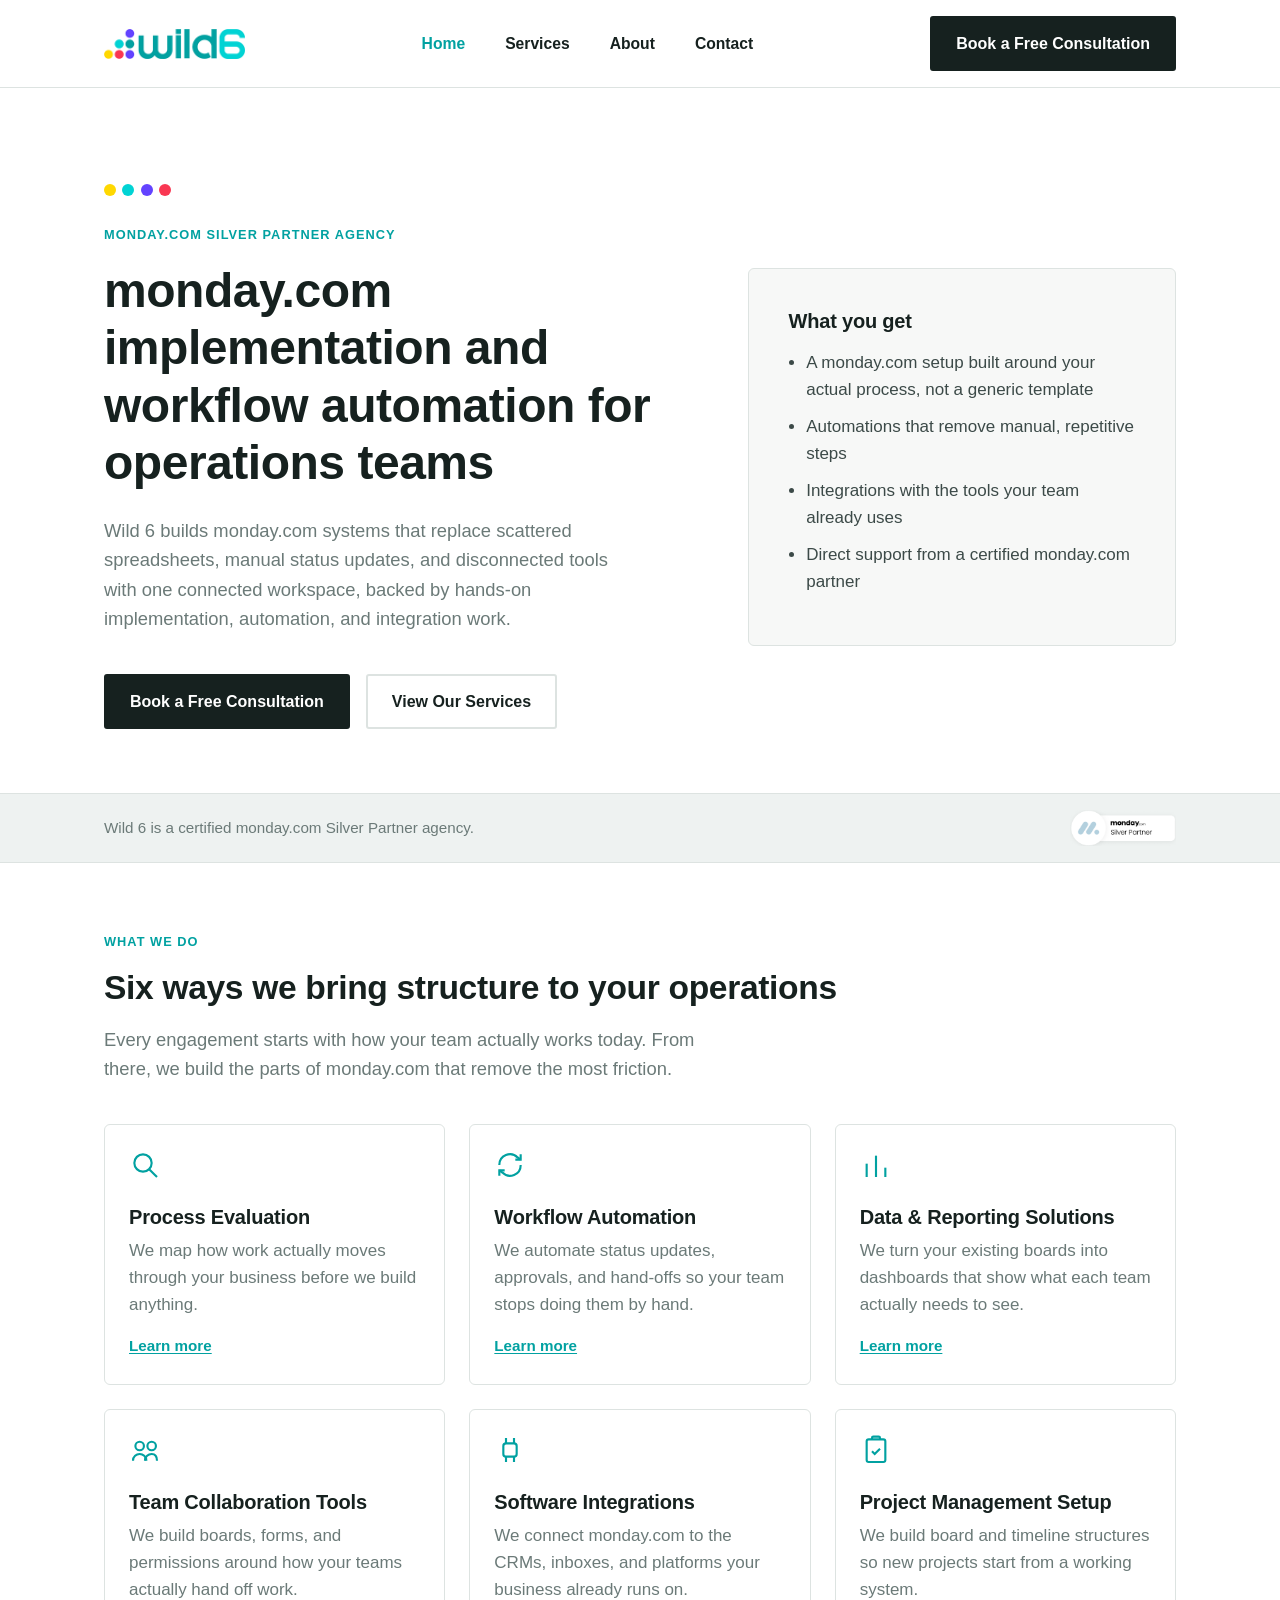
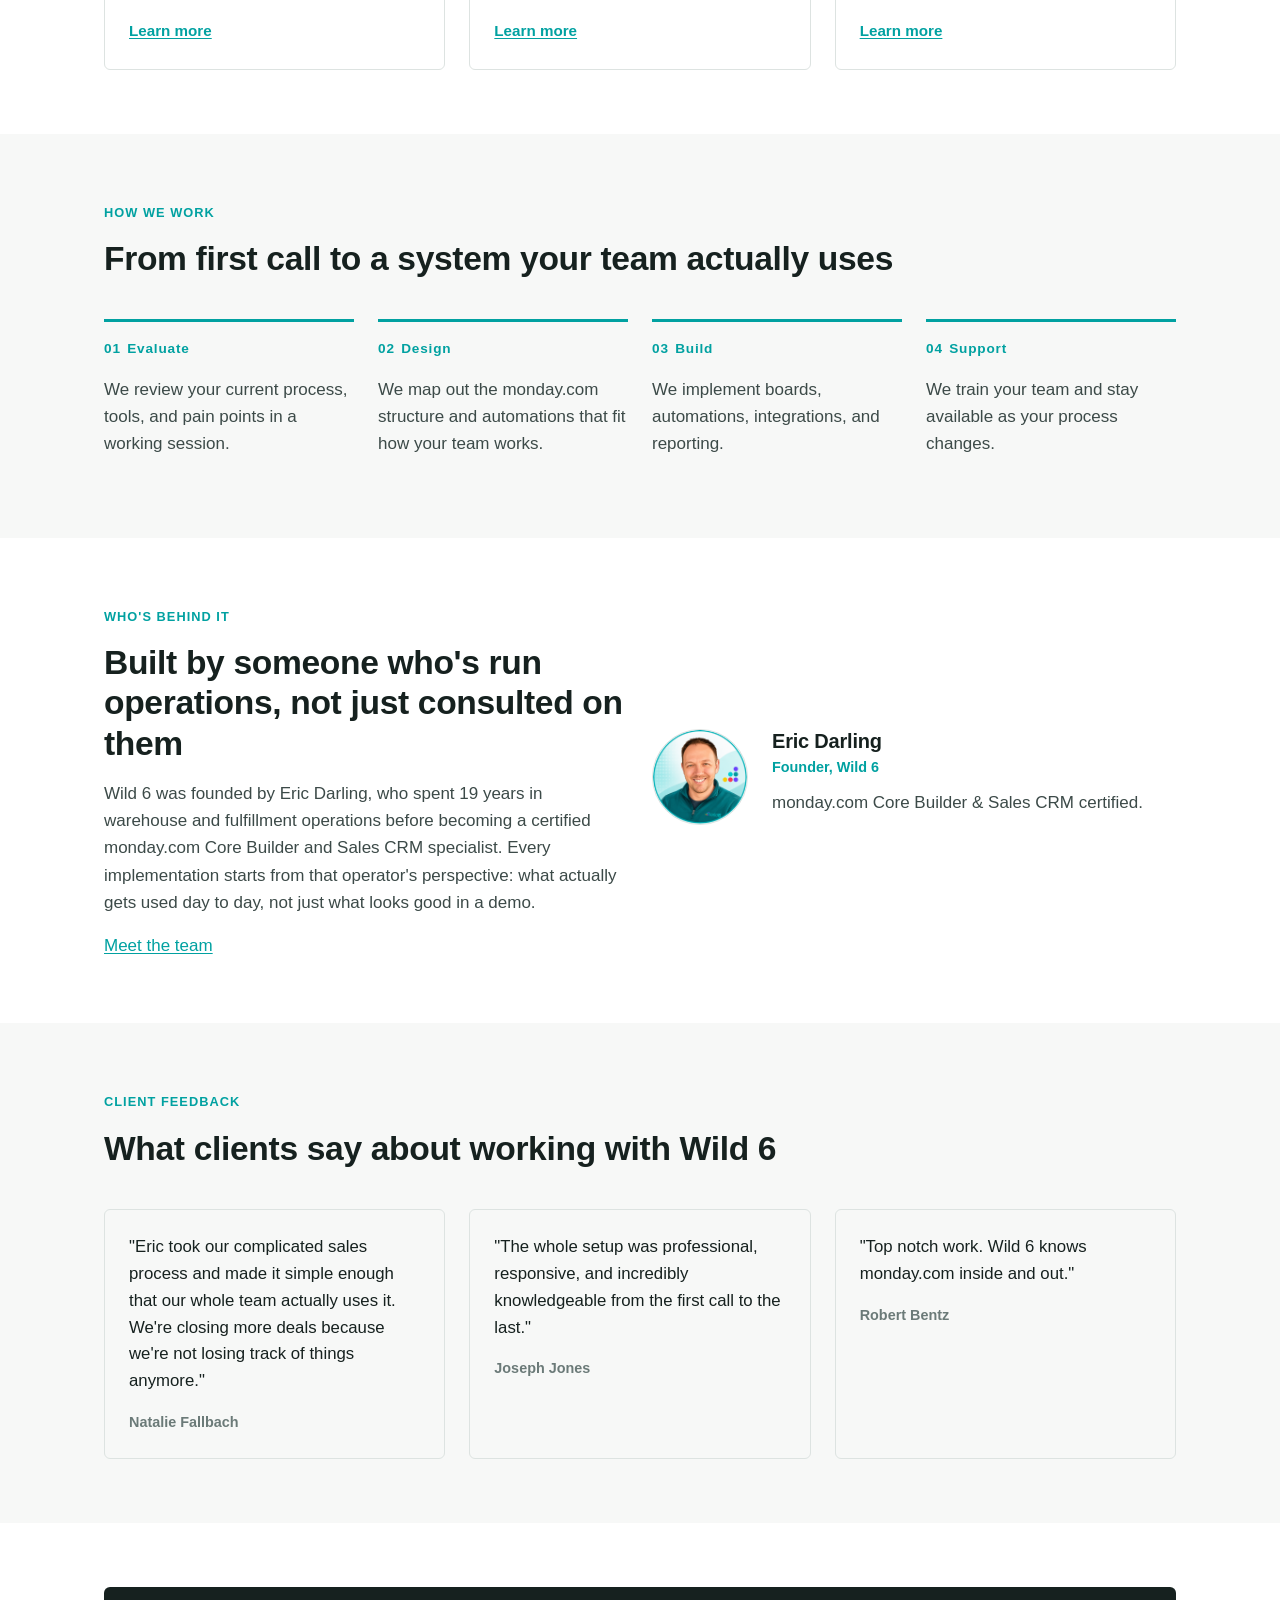
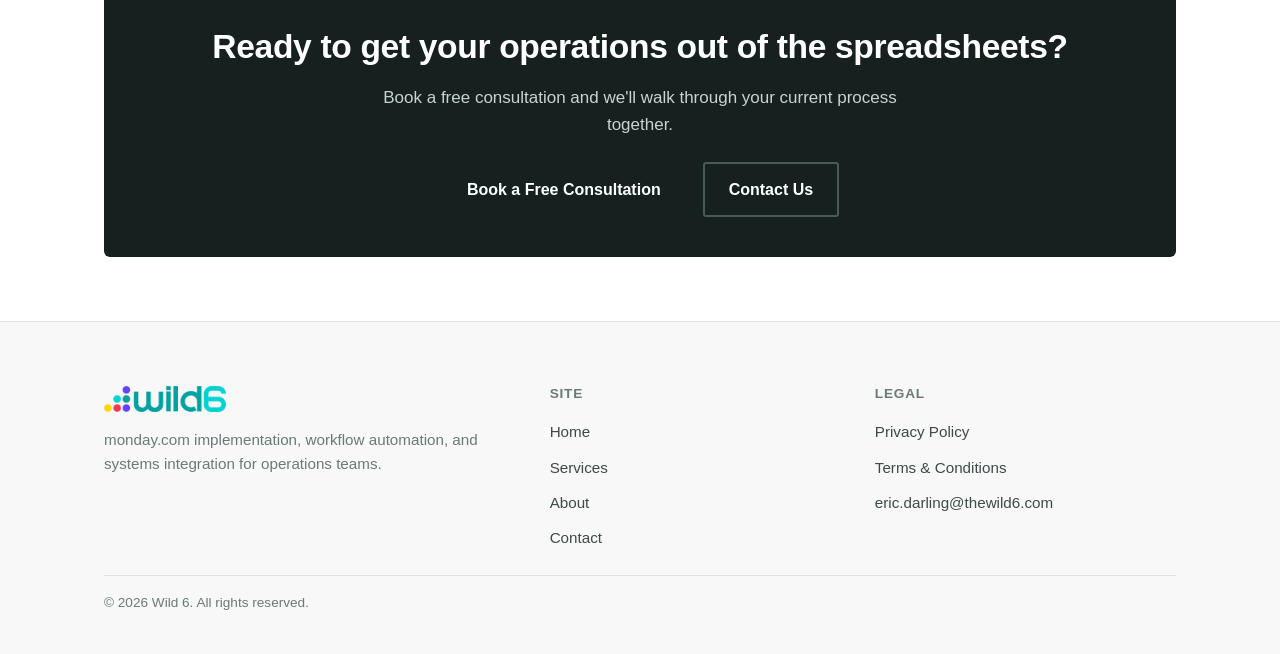
<file: index.html>
<!doctype html>
<html lang="en">
<head>
<meta charset="utf-8">
<meta name="viewport" content="width=device-width, initial-scale=1">
<title>Wild 6 | monday.com Implementation &amp; Workflow Automation</title>
<meta name="description" content="Wild 6 is a monday.com Silver Partner agency. We implement monday.com, build automations, and connect your tools so operations teams stop running on spreadsheets.">
<link rel="canonical" href="https://thewild6.com/">
<link rel="icon" href="/assets/icons/favicon.ico" sizes="any">
<link rel="icon" href="/assets/icons/icon-32.png" type="image/png" sizes="32x32">
<link rel="apple-touch-icon" href="/assets/icons/apple-touch-icon.png">
<link rel="stylesheet" href="/assets/css/style.css">
</head>
<body>

<header class="site-header">
  <div class="container">
    <a class="brand" href="/" aria-label="Wild 6 home">
      <img src="/images/wild6-logo-small.png" alt="Wild 6">
    </a>
    <button class="nav-toggle" aria-expanded="false" aria-controls="site-nav">Menu</button>
    <nav class="site-nav" id="site-nav">
      <ul>
        <li><a href="/" aria-current="page">Home</a></li>
        <li><a href="/services.html">Services</a></li>
        <li><a href="/about.html">About</a></li>
        <li><a href="/contact.html">Contact</a></li>
      </ul>
    </nav>
    <div class="header-cta">
      <a class="btn btn-primary" href="https://calendly.com/thewild6">Book a Free Consultation</a>
    </div>
  </div>
</header>

<main>

  <section class="hero">
    <div class="container">
      <div>
        <div class="dot-mark" aria-hidden="true"><span></span><span></span><span></span><span></span></div>
        <p class="eyebrow">monday.com Silver Partner Agency</p>
        <h1>monday.com implementation and workflow automation for operations teams</h1>
        <p class="lede">Wild 6 builds monday.com systems that replace scattered spreadsheets, manual status updates, and disconnected tools with one connected workspace, backed by hands-on implementation, automation, and integration work.</p>
        <div class="btn-row">
          <a class="btn btn-primary" href="https://calendly.com/thewild6">Book a Free Consultation</a>
          <a class="btn btn-secondary" href="/services.html">View Our Services</a>
        </div>
      </div>
      <div class="hero-panel">
        <h3>What you get</h3>
        <ul>
          <li>A monday.com setup built around your actual process, not a generic template</li>
          <li>Automations that remove manual, repetitive steps</li>
          <li>Integrations with the tools your team already uses</li>
          <li>Direct support from a certified monday.com partner</li>
        </ul>
      </div>
    </div>
  </section>

  <div class="partner-strip">
    <div class="container">
      <p>Wild 6 is a certified monday.com Silver Partner agency.</p>
      <img src="/images/wild6-logo-wide.png" alt="monday.com Silver Partner">
    </div>
  </div>

  <section class="section">
    <div class="container">
      <p class="eyebrow">What we do</p>
      <h2>Six ways we bring structure to your operations</h2>
      <p class="lede">Every engagement starts with how your team actually works today. From there, we build the parts of monday.com that remove the most friction.</p>

      <div class="grid grid--3" style="margin-top: var(--space-4);">
        <div class="card">
          <div class="icon">
            <svg width="32" height="32" viewBox="0 0 24 24" fill="none" stroke="currentColor" stroke-width="1.6"><circle cx="10.5" cy="10.5" r="6.5"/><line x1="15.3" y1="15.3" x2="21" y2="21"/></svg>
          </div>
          <h3>Process Evaluation</h3>
          <p>We map how work actually moves through your business before we build anything.</p>
          <a class="card-link" href="/services.html#process-evaluation">Learn more</a>
        </div>
        <div class="card">
          <div class="icon">
            <svg width="32" height="32" viewBox="0 0 24 24" fill="none" stroke="currentColor" stroke-width="1.6"><path d="M4 12a8 8 0 0 1 13.7-5.7L20 8"/><path d="M20 4v4h-4"/><path d="M20 12a8 8 0 0 1-13.7 5.7L4 16"/><path d="M4 20v-4h4"/></svg>
          </div>
          <h3>Workflow Automation</h3>
          <p>We automate status updates, approvals, and hand-offs so your team stops doing them by hand.</p>
          <a class="card-link" href="/services.html#workflow-automation">Learn more</a>
        </div>
        <div class="card">
          <div class="icon">
            <svg width="32" height="32" viewBox="0 0 24 24" fill="none" stroke="currentColor" stroke-width="1.6"><line x1="5" y1="21" x2="5" y2="11"/><line x1="12" y1="21" x2="12" y2="5"/><line x1="19" y1="21" x2="19" y2="14"/></svg>
          </div>
          <h3>Data &amp; Reporting Solutions</h3>
          <p>We turn your existing boards into dashboards that show what each team actually needs to see.</p>
          <a class="card-link" href="/services.html#data-reporting">Learn more</a>
        </div>
        <div class="card">
          <div class="icon">
            <svg width="32" height="32" viewBox="0 0 24 24" fill="none" stroke="currentColor" stroke-width="1.6"><circle cx="8" cy="9" r="3.2"/><circle cx="17" cy="9" r="3.2"/><path d="M3 20c0-3 2.5-5 5-5s5 2 5 5"/><path d="M12 20c0-3 2.5-5 5-5s4 2 4 5"/></svg>
          </div>
          <h3>Team Collaboration Tools</h3>
          <p>We build boards, forms, and permissions around how your teams actually hand off work.</p>
          <a class="card-link" href="/services.html#team-collaboration">Learn more</a>
        </div>
        <div class="card">
          <div class="icon">
            <svg width="32" height="32" viewBox="0 0 24 24" fill="none" stroke="currentColor" stroke-width="1.6"><path d="M9 3v4"/><path d="M15 3v4"/><path d="M9 17v4"/><path d="M15 17v4"/><rect x="7" y="7" width="10" height="10" rx="2"/></svg>
          </div>
          <h3>Software Integrations</h3>
          <p>We connect monday.com to the CRMs, inboxes, and platforms your business already runs on.</p>
          <a class="card-link" href="/services.html#software-integrations">Learn more</a>
        </div>
        <div class="card">
          <div class="icon">
            <svg width="32" height="32" viewBox="0 0 24 24" fill="none" stroke="currentColor" stroke-width="1.6"><rect x="5" y="4" width="14" height="17" rx="1.5"/><path d="M9 4V3a1 1 0 0 1 1-1h4a1 1 0 0 1 1 1v1"/><path d="m9 13 2 2 4-4"/></svg>
          </div>
          <h3>Project Management Setup</h3>
          <p>We build board and timeline structures so new projects start from a working system.</p>
          <a class="card-link" href="/services.html#project-management">Learn more</a>
        </div>
      </div>
    </div>
  </section>

  <section class="section section--alt">
    <div class="container">
      <p class="eyebrow">How we work</p>
      <h2>From first call to a system your team actually uses</h2>
      <div class="steps" style="margin-top: var(--space-4);">
        <div class="step">
          <p class="step-number">Evaluate</p>
          <p>We review your current process, tools, and pain points in a working session.</p>
        </div>
        <div class="step">
          <p class="step-number">Design</p>
          <p>We map out the monday.com structure and automations that fit how your team works.</p>
        </div>
        <div class="step">
          <p class="step-number">Build</p>
          <p>We implement boards, automations, integrations, and reporting.</p>
        </div>
        <div class="step">
          <p class="step-number">Support</p>
          <p>We train your team and stay available as your process changes.</p>
        </div>
      </div>
    </div>
  </section>

  <section class="section">
    <div class="container">
      <div class="grid grid--2" style="align-items: center;">
        <div>
          <p class="eyebrow">Who's behind it</p>
          <h2>Built by someone who's run operations, not just consulted on them</h2>
          <p>Wild 6 was founded by Eric Darling, who spent 19 years in warehouse and fulfillment operations before becoming a certified monday.com Core Builder and Sales CRM specialist. Every implementation starts from that operator's perspective: what actually gets used day to day, not just what looks good in a demo.</p>
          <a class="card-link" href="/about.html">Meet the team</a>
        </div>
        <div class="person">
          <img src="/images/eric.png" alt="Eric Darling, founder of Wild 6">
          <div>
            <h3>Eric Darling</h3>
            <span class="role">Founder, Wild 6</span>
            <p>monday.com Core Builder &amp; Sales CRM certified.</p>
          </div>
        </div>
      </div>
    </div>
  </section>

  <section class="section section--alt">
    <div class="container">
      <p class="eyebrow">Client feedback</p>
      <h2>What clients say about working with Wild 6</h2>
      <div class="grid grid--3" style="margin-top: var(--space-4);">
        <div class="testimonial">
          <blockquote>"Eric took our complicated sales process and made it simple enough that our whole team actually uses it. We're closing more deals because we're not losing track of things anymore."</blockquote>
          <cite>Natalie Fallbach</cite>
        </div>
        <div class="testimonial">
          <blockquote>"The whole setup was professional, responsive, and incredibly knowledgeable from the first call to the last."</blockquote>
          <cite>Joseph Jones</cite>
        </div>
        <div class="testimonial">
          <blockquote>"Top notch work. Wild 6 knows monday.com inside and out."</blockquote>
          <cite>Robert Bentz</cite>
        </div>
      </div>
    </div>
  </section>

  <section class="section">
    <div class="container">
      <div class="cta-band">
        <h2>Ready to get your operations out of the spreadsheets?</h2>
        <p>Book a free consultation and we'll walk through your current process together.</p>
        <div class="btn-row" style="justify-content: center;">
          <a class="btn btn-primary" href="https://calendly.com/thewild6">Book a Free Consultation</a>
          <a class="btn btn-secondary" href="/contact.html">Contact Us</a>
        </div>
      </div>
    </div>
  </section>

</main>

<footer class="site-footer">
  <div class="container">
    <div class="footer-grid">
      <div>
        <img src="/images/wild6-logo-small.png" alt="Wild 6">
        <p>monday.com implementation, workflow automation, and systems integration for operations teams.</p>
      </div>
      <div>
        <h4>Site</h4>
        <ul>
          <li><a href="/">Home</a></li>
          <li><a href="/services.html">Services</a></li>
          <li><a href="/about.html">About</a></li>
          <li><a href="/contact.html">Contact</a></li>
        </ul>
      </div>
      <div>
        <h4>Legal</h4>
        <ul>
          <li><a href="/privacy-policy.html">Privacy Policy</a></li>
          <li><a href="/terms-conditions.html">Terms &amp; Conditions</a></li>
          <li><a href="mailto:eric.darling@thewild6.com">eric.darling@thewild6.com</a></li>
        </ul>
      </div>
    </div>
    <div class="footer-bottom">
      &copy; 2026 Wild 6. All rights reserved.
    </div>
  </div>
</footer>

<script src="/assets/js/main.js"></script>
</body>
</html>
</file>
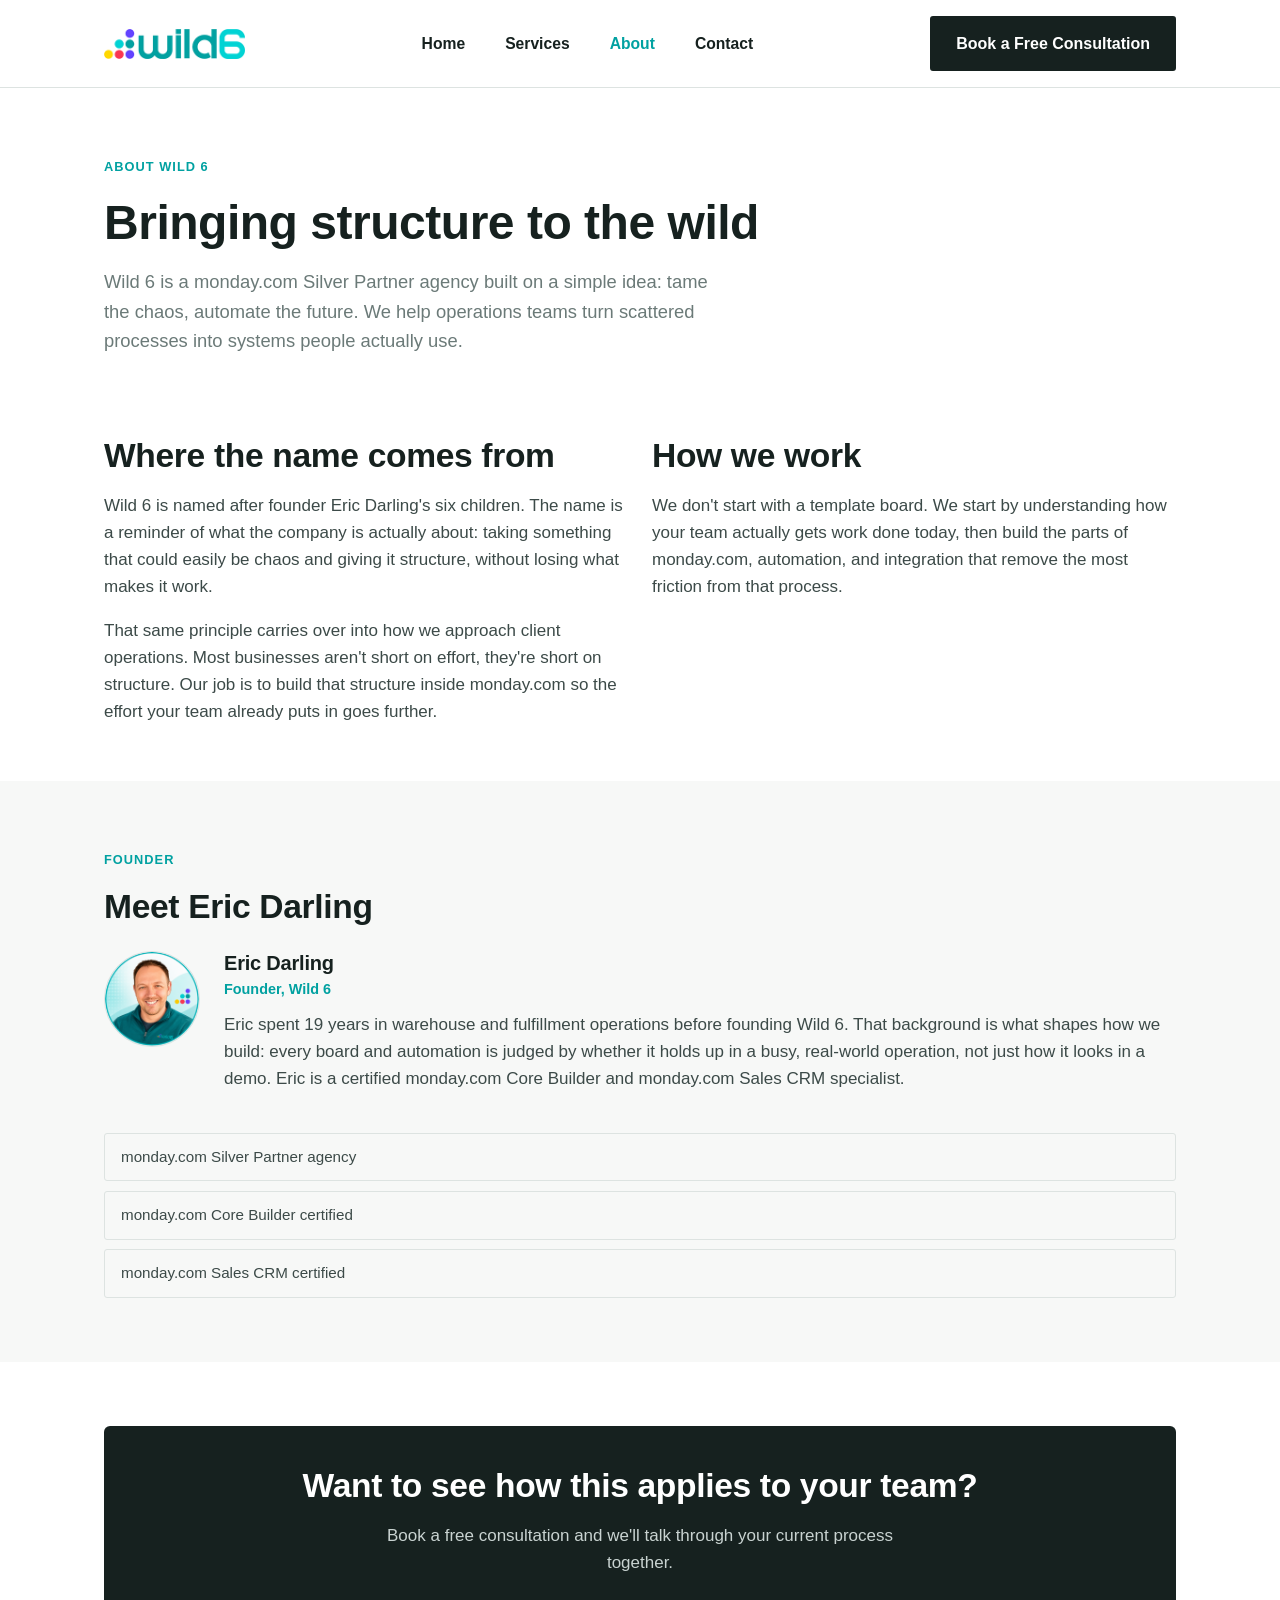
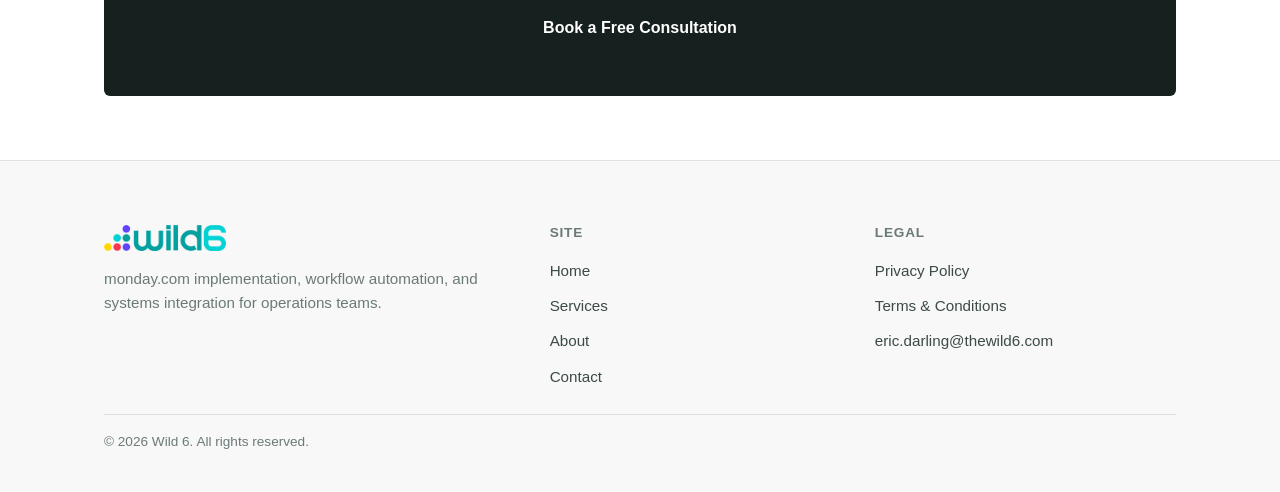
<file: about.html>
<!doctype html>
<html lang="en">
<head>
<meta charset="utf-8">
<meta name="viewport" content="width=device-width, initial-scale=1">
<title>About | Wild 6</title>
<meta name="description" content="Wild 6 is a monday.com Silver Partner agency founded by Eric Darling. Learn the story behind the name and the certifications behind the work.">
<link rel="canonical" href="https://thewild6.com/about.html">
<link rel="icon" href="/assets/icons/favicon.ico" sizes="any">
<link rel="icon" href="/assets/icons/icon-32.png" type="image/png" sizes="32x32">
<link rel="apple-touch-icon" href="/assets/icons/apple-touch-icon.png">
<link rel="stylesheet" href="/assets/css/style.css">
</head>
<body>

<header class="site-header">
  <div class="container">
    <a class="brand" href="/" aria-label="Wild 6 home">
      <img src="/images/wild6-logo-small.png" alt="Wild 6">
    </a>
    <button class="nav-toggle" aria-expanded="false" aria-controls="site-nav">Menu</button>
    <nav class="site-nav" id="site-nav">
      <ul>
        <li><a href="/">Home</a></li>
        <li><a href="/services.html">Services</a></li>
        <li><a href="/about.html" aria-current="page">About</a></li>
        <li><a href="/contact.html">Contact</a></li>
      </ul>
    </nav>
    <div class="header-cta">
      <a class="btn btn-primary" href="https://calendly.com/thewild6">Book a Free Consultation</a>
    </div>
  </div>
</header>

<main>

  <section class="section" style="padding-bottom: var(--space-3);">
    <div class="container">
      <p class="eyebrow">About Wild 6</p>
      <h1>Bringing structure to the wild</h1>
      <p class="lede">Wild 6 is a monday.com Silver Partner agency built on a simple idea: tame the chaos, automate the future. We help operations teams turn scattered processes into systems people actually use.</p>
    </div>
  </section>

  <section class="section--tight">
    <div class="container">
      <div class="grid grid--2">
        <div>
          <h2>Where the name comes from</h2>
          <p>Wild 6 is named after founder Eric Darling's six children. The name is a reminder of what the company is actually about: taking something that could easily be chaos and giving it structure, without losing what makes it work.</p>
          <p>That same principle carries over into how we approach client operations. Most businesses aren't short on effort, they're short on structure. Our job is to build that structure inside monday.com so the effort your team already puts in goes further.</p>
        </div>
        <div>
          <h2>How we work</h2>
          <p>We don't start with a template board. We start by understanding how your team actually gets work done today, then build the parts of monday.com, automation, and integration that remove the most friction from that process.</p>
        </div>
      </div>
    </div>
  </section>

  <section class="section section--alt">
    <div class="container">
      <p class="eyebrow">Founder</p>
      <h2>Meet Eric Darling</h2>
      <div class="person" style="margin-top: var(--space-3);">
        <img src="/images/eric.png" alt="Eric Darling, founder of Wild 6">
        <div>
          <h3>Eric Darling</h3>
          <span class="role">Founder, Wild 6</span>
          <p>Eric spent 19 years in warehouse and fulfillment operations before founding Wild 6. That background is what shapes how we build: every board and automation is judged by whether it holds up in a busy, real-world operation, not just how it looks in a demo. Eric is a certified monday.com Core Builder and monday.com Sales CRM specialist.</p>
        </div>
      </div>

      <ul class="cert-list">
        <li>monday.com Silver Partner agency</li>
        <li>monday.com Core Builder certified</li>
        <li>monday.com Sales CRM certified</li>
      </ul>
    </div>
  </section>

  <section class="section">
    <div class="container">
      <div class="cta-band">
        <h2>Want to see how this applies to your team?</h2>
        <p>Book a free consultation and we'll talk through your current process together.</p>
        <div class="btn-row" style="justify-content: center;">
          <a class="btn btn-primary" href="https://calendly.com/thewild6">Book a Free Consultation</a>
        </div>
      </div>
    </div>
  </section>

</main>

<footer class="site-footer">
  <div class="container">
    <div class="footer-grid">
      <div>
        <img src="/images/wild6-logo-small.png" alt="Wild 6">
        <p>monday.com implementation, workflow automation, and systems integration for operations teams.</p>
      </div>
      <div>
        <h4>Site</h4>
        <ul>
          <li><a href="/">Home</a></li>
          <li><a href="/services.html">Services</a></li>
          <li><a href="/about.html">About</a></li>
          <li><a href="/contact.html">Contact</a></li>
        </ul>
      </div>
      <div>
        <h4>Legal</h4>
        <ul>
          <li><a href="/privacy-policy.html">Privacy Policy</a></li>
          <li><a href="/terms-conditions.html">Terms &amp; Conditions</a></li>
          <li><a href="mailto:eric.darling@thewild6.com">eric.darling@thewild6.com</a></li>
        </ul>
      </div>
    </div>
    <div class="footer-bottom">
      &copy; 2026 Wild 6. All rights reserved.
    </div>
  </div>
</footer>

<script src="/assets/js/main.js"></script>
</body>
</html>
</file>
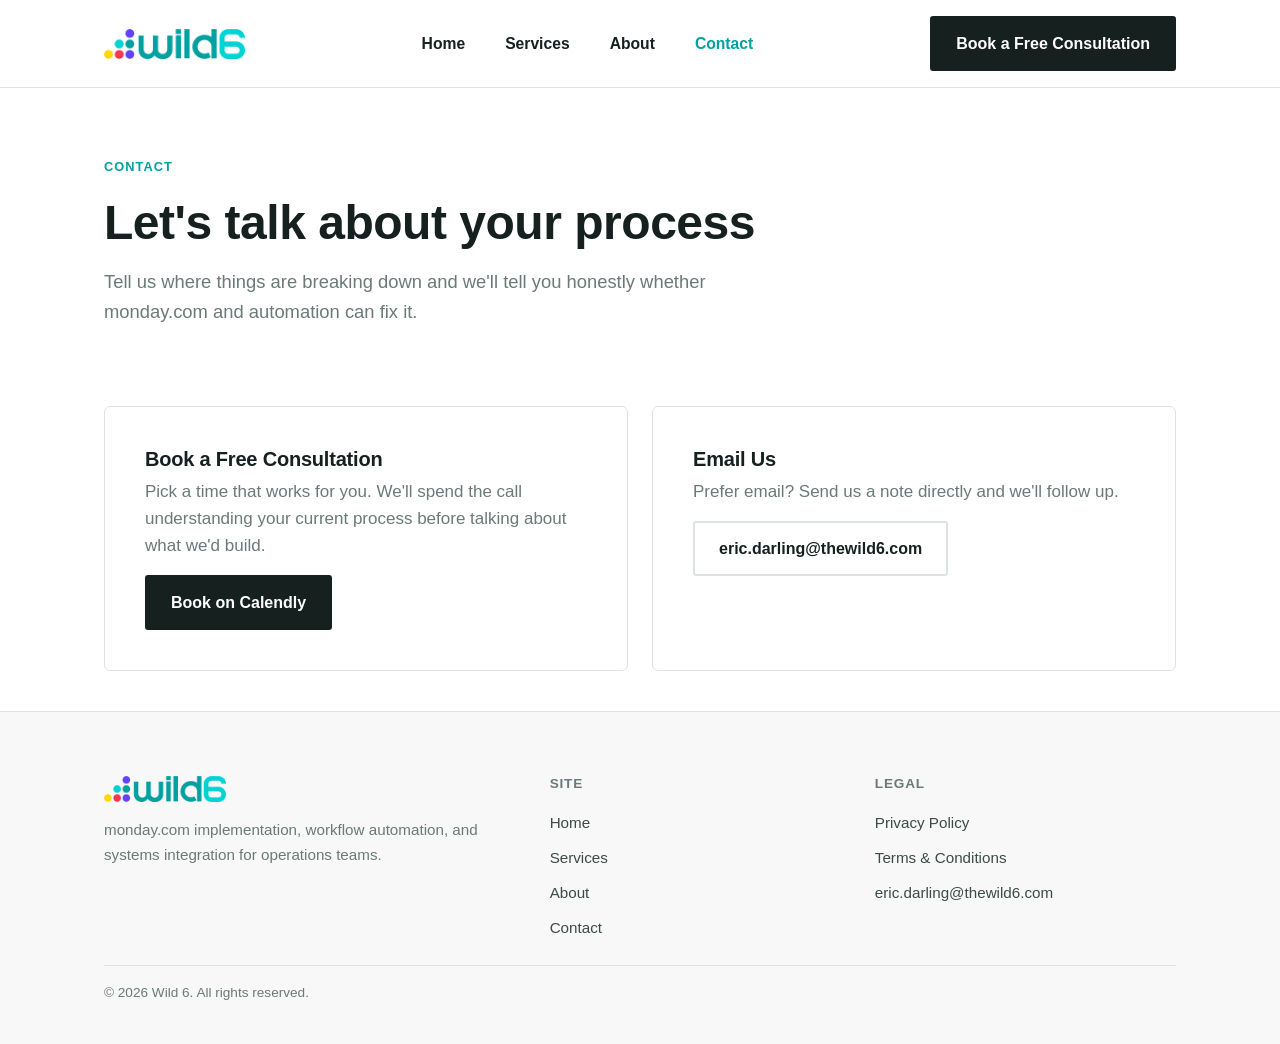
<file: contact.html>
<!doctype html>
<html lang="en">
<head>
<meta charset="utf-8">
<meta name="viewport" content="width=device-width, initial-scale=1">
<title>Contact | Wild 6</title>
<meta name="description" content="Book a free consultation with Wild 6 or reach out by email to talk about monday.com implementation, automation, and integrations.">
<link rel="canonical" href="https://thewild6.com/contact.html">
<link rel="icon" href="/assets/icons/favicon.ico" sizes="any">
<link rel="icon" href="/assets/icons/icon-32.png" type="image/png" sizes="32x32">
<link rel="apple-touch-icon" href="/assets/icons/apple-touch-icon.png">
<link rel="stylesheet" href="/assets/css/style.css">
</head>
<body>

<header class="site-header">
  <div class="container">
    <a class="brand" href="/" aria-label="Wild 6 home">
      <img src="/images/wild6-logo-small.png" alt="Wild 6">
    </a>
    <button class="nav-toggle" aria-expanded="false" aria-controls="site-nav">Menu</button>
    <nav class="site-nav" id="site-nav">
      <ul>
        <li><a href="/">Home</a></li>
        <li><a href="/services.html">Services</a></li>
        <li><a href="/about.html">About</a></li>
        <li><a href="/contact.html" aria-current="page">Contact</a></li>
      </ul>
    </nav>
    <div class="header-cta">
      <a class="btn btn-primary" href="https://calendly.com/thewild6">Book a Free Consultation</a>
    </div>
  </div>
</header>

<main>

  <section class="section" style="padding-bottom: var(--space-3);">
    <div class="container">
      <p class="eyebrow">Contact</p>
      <h1>Let's talk about your process</h1>
      <p class="lede">Tell us where things are breaking down and we'll tell you honestly whether monday.com and automation can fix it.</p>
    </div>
  </section>

  <section class="section--tight">
    <div class="container">
      <div class="contact-grid">
        <div class="contact-card">
          <h3>Book a Free Consultation</h3>
          <p>Pick a time that works for you. We'll spend the call understanding your current process before talking about what we'd build.</p>
          <a class="btn btn-primary" href="https://calendly.com/thewild6">Book on Calendly</a>
        </div>
        <div class="contact-card">
          <h3>Email Us</h3>
          <p>Prefer email? Send us a note directly and we'll follow up.</p>
          <a class="btn btn-secondary" href="mailto:eric.darling@thewild6.com">eric.darling@thewild6.com</a>
        </div>
      </div>
    </div>
  </section>

</main>

<footer class="site-footer">
  <div class="container">
    <div class="footer-grid">
      <div>
        <img src="/images/wild6-logo-small.png" alt="Wild 6">
        <p>monday.com implementation, workflow automation, and systems integration for operations teams.</p>
      </div>
      <div>
        <h4>Site</h4>
        <ul>
          <li><a href="/">Home</a></li>
          <li><a href="/services.html">Services</a></li>
          <li><a href="/about.html">About</a></li>
          <li><a href="/contact.html">Contact</a></li>
        </ul>
      </div>
      <div>
        <h4>Legal</h4>
        <ul>
          <li><a href="/privacy-policy.html">Privacy Policy</a></li>
          <li><a href="/terms-conditions.html">Terms &amp; Conditions</a></li>
          <li><a href="mailto:eric.darling@thewild6.com">eric.darling@thewild6.com</a></li>
        </ul>
      </div>
    </div>
    <div class="footer-bottom">
      &copy; 2026 Wild 6. All rights reserved.
    </div>
  </div>
</footer>

<script src="/assets/js/main.js"></script>
</body>
</html>
</file>
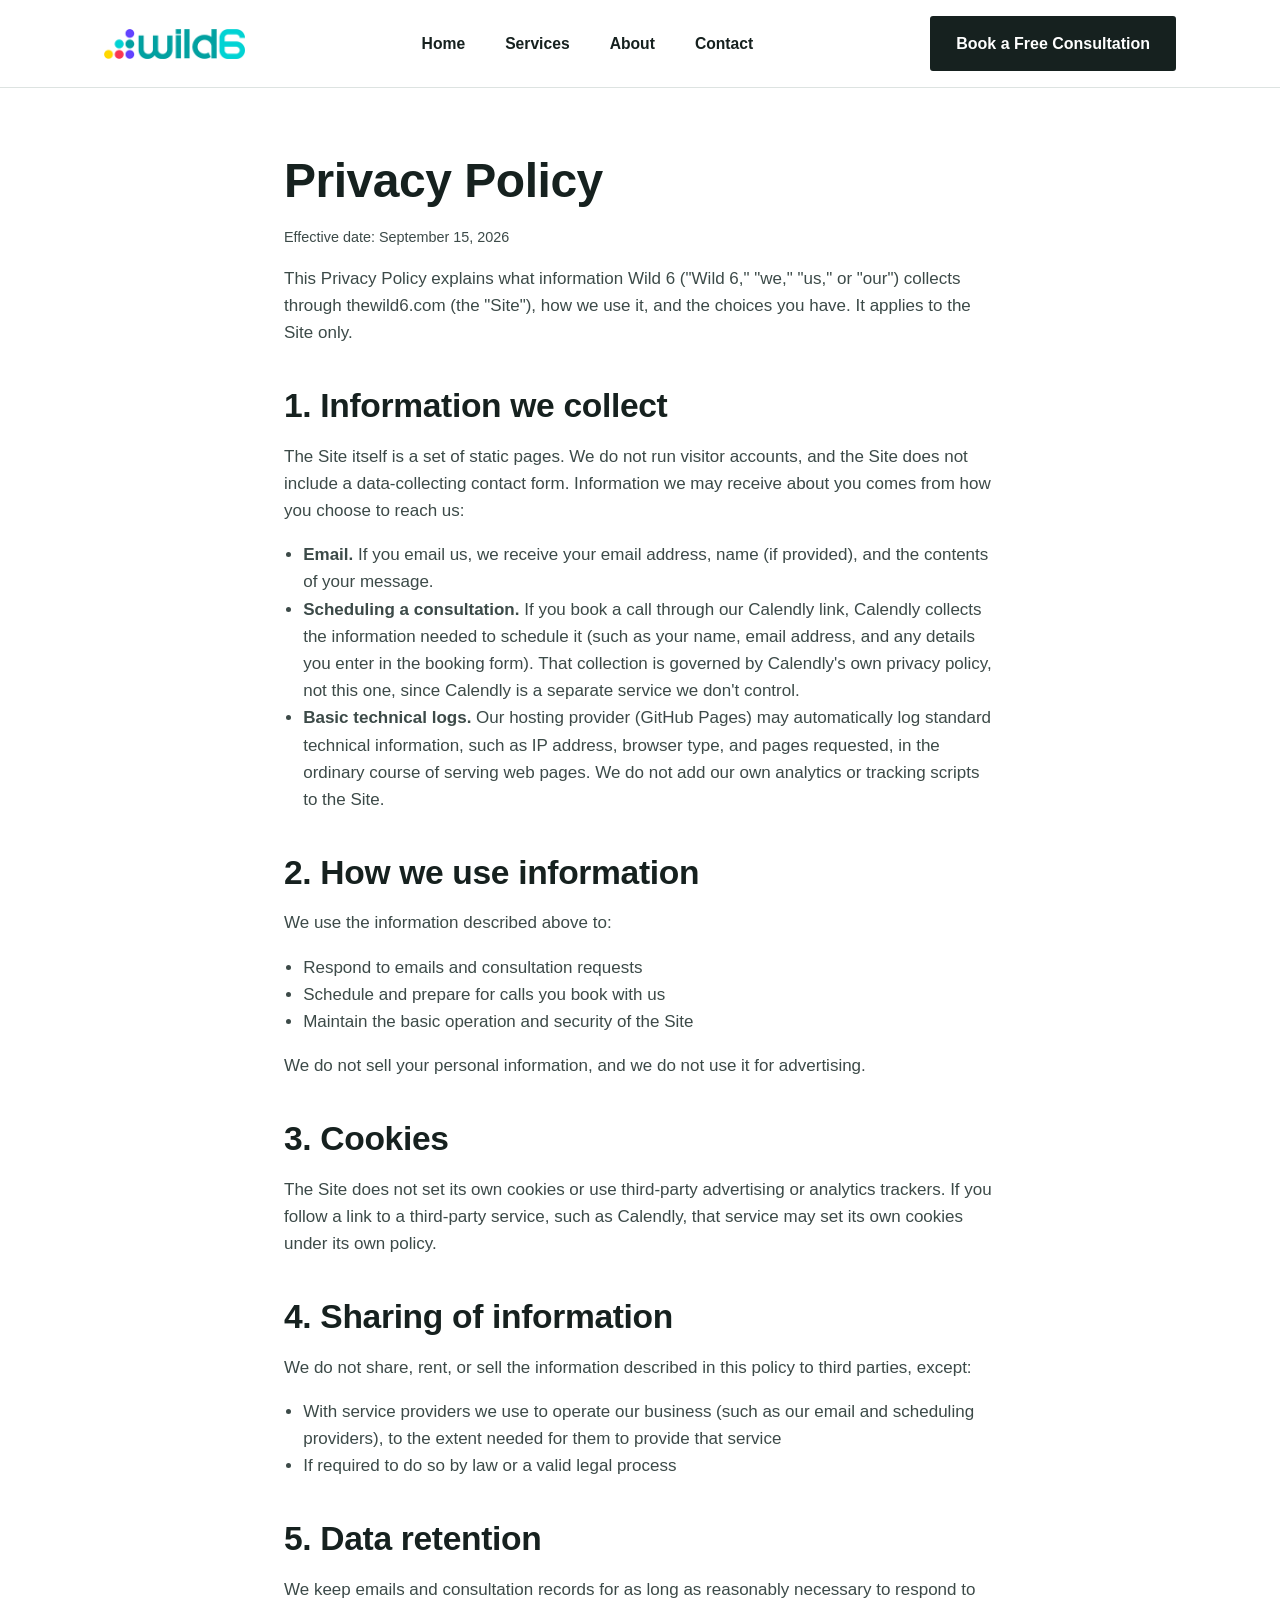
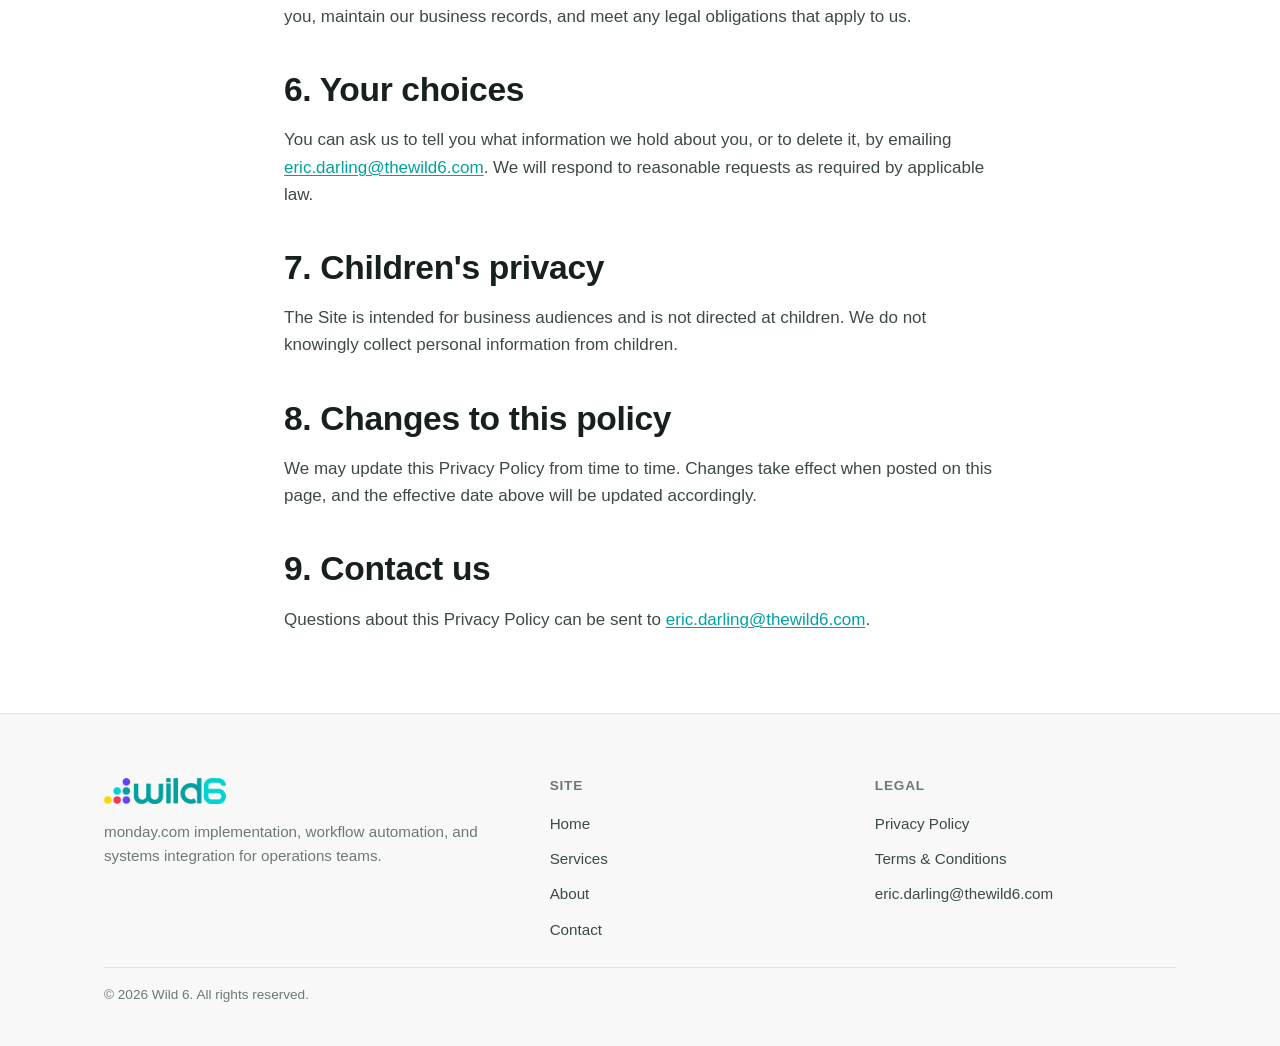
<file: privacy-policy.html>
<!doctype html>
<html lang="en">
<head>
<meta charset="utf-8">
<meta name="viewport" content="width=device-width, initial-scale=1">
<title>Privacy Policy | Wild 6</title>
<meta name="description" content="Wild 6 privacy policy: what information we collect through this website, how it is used, and how to contact us about it.">
<link rel="canonical" href="https://thewild6.com/privacy-policy.html">
<link rel="icon" href="/assets/icons/favicon.ico" sizes="any">
<link rel="icon" href="/assets/icons/icon-32.png" type="image/png" sizes="32x32">
<link rel="apple-touch-icon" href="/assets/icons/apple-touch-icon.png">
<link rel="stylesheet" href="/assets/css/style.css">
</head>
<body>

<header class="site-header">
  <div class="container">
    <a class="brand" href="/" aria-label="Wild 6 home">
      <img src="/images/wild6-logo-small.png" alt="Wild 6">
    </a>
    <button class="nav-toggle" aria-expanded="false" aria-controls="site-nav">Menu</button>
    <nav class="site-nav" id="site-nav">
      <ul>
        <li><a href="/">Home</a></li>
        <li><a href="/services.html">Services</a></li>
        <li><a href="/about.html">About</a></li>
        <li><a href="/contact.html">Contact</a></li>
      </ul>
    </nav>
    <div class="header-cta">
      <a class="btn btn-primary" href="https://calendly.com/thewild6">Book a Free Consultation</a>
    </div>
  </div>
</header>

<main>
  <section class="section">
    <div class="container legal" style="max-width: 760px;">
      <h1>Privacy Policy</h1>
      <p class="updated-note">Effective date: September 15, 2026</p>

      <p>This Privacy Policy explains what information Wild 6 ("Wild 6," "we," "us," or "our") collects through thewild6.com (the "Site"), how we use it, and the choices you have. It applies to the Site only.</p>

      <h2>1. Information we collect</h2>
      <p>The Site itself is a set of static pages. We do not run visitor accounts, and the Site does not include a data-collecting contact form. Information we may receive about you comes from how you choose to reach us:</p>
      <ul>
        <li><strong>Email.</strong> If you email us, we receive your email address, name (if provided), and the contents of your message.</li>
        <li><strong>Scheduling a consultation.</strong> If you book a call through our Calendly link, Calendly collects the information needed to schedule it (such as your name, email address, and any details you enter in the booking form). That collection is governed by Calendly's own privacy policy, not this one, since Calendly is a separate service we don't control.</li>
        <li><strong>Basic technical logs.</strong> Our hosting provider (GitHub Pages) may automatically log standard technical information, such as IP address, browser type, and pages requested, in the ordinary course of serving web pages. We do not add our own analytics or tracking scripts to the Site.</li>
      </ul>

      <h2>2. How we use information</h2>
      <p>We use the information described above to:</p>
      <ul>
        <li>Respond to emails and consultation requests</li>
        <li>Schedule and prepare for calls you book with us</li>
        <li>Maintain the basic operation and security of the Site</li>
      </ul>
      <p>We do not sell your personal information, and we do not use it for advertising.</p>

      <h2>3. Cookies</h2>
      <p>The Site does not set its own cookies or use third-party advertising or analytics trackers. If you follow a link to a third-party service, such as Calendly, that service may set its own cookies under its own policy.</p>

      <h2>4. Sharing of information</h2>
      <p>We do not share, rent, or sell the information described in this policy to third parties, except:</p>
      <ul>
        <li>With service providers we use to operate our business (such as our email and scheduling providers), to the extent needed for them to provide that service</li>
        <li>If required to do so by law or a valid legal process</li>
      </ul>

      <h2>5. Data retention</h2>
      <p>We keep emails and consultation records for as long as reasonably necessary to respond to you, maintain our business records, and meet any legal obligations that apply to us.</p>

      <h2>6. Your choices</h2>
      <p>You can ask us to tell you what information we hold about you, or to delete it, by emailing <a href="mailto:eric.darling@thewild6.com">eric.darling@thewild6.com</a>. We will respond to reasonable requests as required by applicable law.</p>

      <h2>7. Children's privacy</h2>
      <p>The Site is intended for business audiences and is not directed at children. We do not knowingly collect personal information from children.</p>

      <h2>8. Changes to this policy</h2>
      <p>We may update this Privacy Policy from time to time. Changes take effect when posted on this page, and the effective date above will be updated accordingly.</p>

      <h2>9. Contact us</h2>
      <p>Questions about this Privacy Policy can be sent to <a href="mailto:eric.darling@thewild6.com">eric.darling@thewild6.com</a>.</p>
    </div>
  </section>
</main>

<footer class="site-footer">
  <div class="container">
    <div class="footer-grid">
      <div>
        <img src="/images/wild6-logo-small.png" alt="Wild 6">
        <p>monday.com implementation, workflow automation, and systems integration for operations teams.</p>
      </div>
      <div>
        <h4>Site</h4>
        <ul>
          <li><a href="/">Home</a></li>
          <li><a href="/services.html">Services</a></li>
          <li><a href="/about.html">About</a></li>
          <li><a href="/contact.html">Contact</a></li>
        </ul>
      </div>
      <div>
        <h4>Legal</h4>
        <ul>
          <li><a href="/privacy-policy.html">Privacy Policy</a></li>
          <li><a href="/terms-conditions.html">Terms &amp; Conditions</a></li>
          <li><a href="mailto:eric.darling@thewild6.com">eric.darling@thewild6.com</a></li>
        </ul>
      </div>
    </div>
    <div class="footer-bottom">
      &copy; 2026 Wild 6. All rights reserved.
    </div>
  </div>
</footer>

<script src="/assets/js/main.js"></script>
</body>
</html>
</file>
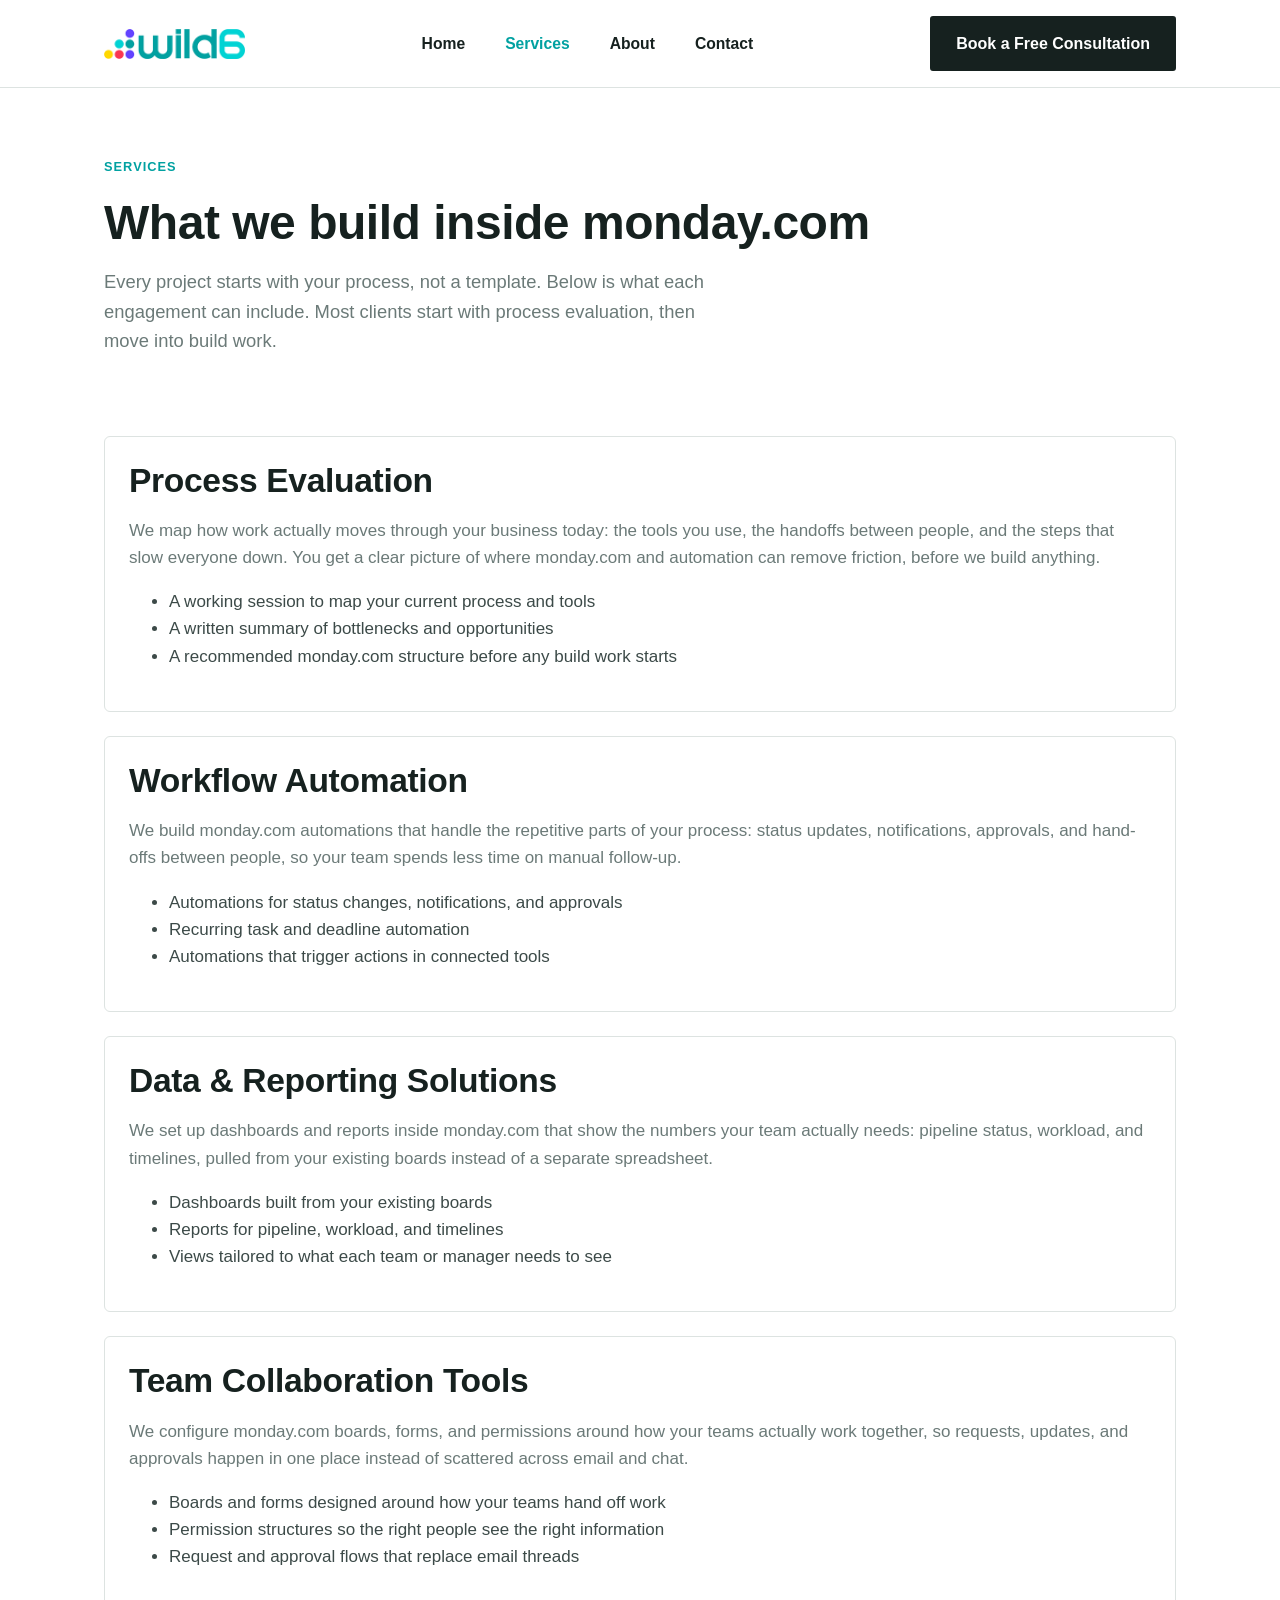
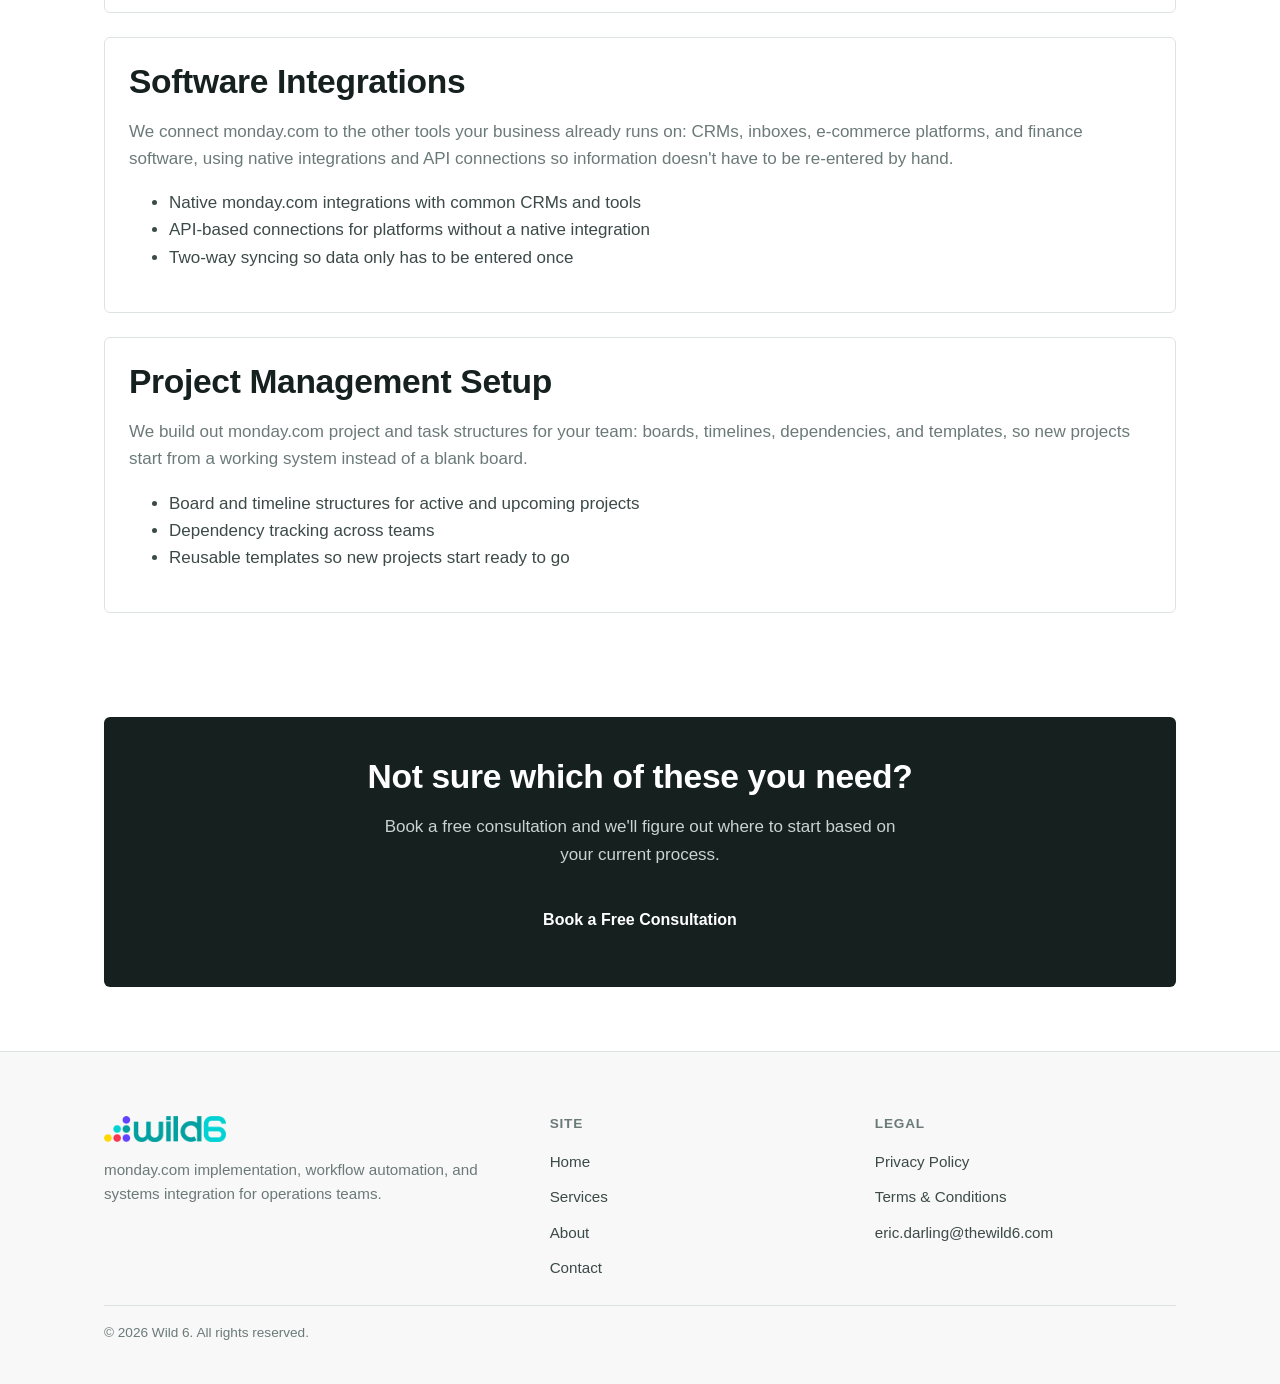
<file: services.html>
<!doctype html>
<html lang="en">
<head>
<meta charset="utf-8">
<meta name="viewport" content="width=device-width, initial-scale=1">
<title>Services | Wild 6</title>
<meta name="description" content="Process evaluation, monday.com workflow automation, data and reporting, team collaboration setup, software integrations, and project management builds from Wild 6.">
<link rel="canonical" href="https://thewild6.com/services.html">
<link rel="icon" href="/assets/icons/favicon.ico" sizes="any">
<link rel="icon" href="/assets/icons/icon-32.png" type="image/png" sizes="32x32">
<link rel="apple-touch-icon" href="/assets/icons/apple-touch-icon.png">
<link rel="stylesheet" href="/assets/css/style.css">
</head>
<body>

<header class="site-header">
  <div class="container">
    <a class="brand" href="/" aria-label="Wild 6 home">
      <img src="/images/wild6-logo-small.png" alt="Wild 6">
    </a>
    <button class="nav-toggle" aria-expanded="false" aria-controls="site-nav">Menu</button>
    <nav class="site-nav" id="site-nav">
      <ul>
        <li><a href="/">Home</a></li>
        <li><a href="/services.html" aria-current="page">Services</a></li>
        <li><a href="/about.html">About</a></li>
        <li><a href="/contact.html">Contact</a></li>
      </ul>
    </nav>
    <div class="header-cta">
      <a class="btn btn-primary" href="https://calendly.com/thewild6">Book a Free Consultation</a>
    </div>
  </div>
</header>

<main>

  <section class="section" style="padding-bottom: var(--space-3);">
    <div class="container">
      <p class="eyebrow">Services</p>
      <h1>What we build inside monday.com</h1>
      <p class="lede">Every project starts with your process, not a template. Below is what each engagement can include. Most clients start with process evaluation, then move into build work.</p>
    </div>
  </section>

  <section class="section--tight">
    <div class="container">

      <div id="process-evaluation" class="card" style="margin-bottom: var(--space-3);">
        <h2>Process Evaluation</h2>
        <p>We map how work actually moves through your business today: the tools you use, the handoffs between people, and the steps that slow everyone down. You get a clear picture of where monday.com and automation can remove friction, before we build anything.</p>
        <ul>
          <li>A working session to map your current process and tools</li>
          <li>A written summary of bottlenecks and opportunities</li>
          <li>A recommended monday.com structure before any build work starts</li>
        </ul>
      </div>

      <div id="workflow-automation" class="card" style="margin-bottom: var(--space-3);">
        <h2>Workflow Automation</h2>
        <p>We build monday.com automations that handle the repetitive parts of your process: status updates, notifications, approvals, and hand-offs between people, so your team spends less time on manual follow-up.</p>
        <ul>
          <li>Automations for status changes, notifications, and approvals</li>
          <li>Recurring task and deadline automation</li>
          <li>Automations that trigger actions in connected tools</li>
        </ul>
      </div>

      <div id="data-reporting" class="card" style="margin-bottom: var(--space-3);">
        <h2>Data &amp; Reporting Solutions</h2>
        <p>We set up dashboards and reports inside monday.com that show the numbers your team actually needs: pipeline status, workload, and timelines, pulled from your existing boards instead of a separate spreadsheet.</p>
        <ul>
          <li>Dashboards built from your existing boards</li>
          <li>Reports for pipeline, workload, and timelines</li>
          <li>Views tailored to what each team or manager needs to see</li>
        </ul>
      </div>

      <div id="team-collaboration" class="card" style="margin-bottom: var(--space-3);">
        <h2>Team Collaboration Tools</h2>
        <p>We configure monday.com boards, forms, and permissions around how your teams actually work together, so requests, updates, and approvals happen in one place instead of scattered across email and chat.</p>
        <ul>
          <li>Boards and forms designed around how your teams hand off work</li>
          <li>Permission structures so the right people see the right information</li>
          <li>Request and approval flows that replace email threads</li>
        </ul>
      </div>

      <div id="software-integrations" class="card" style="margin-bottom: var(--space-3);">
        <h2>Software Integrations</h2>
        <p>We connect monday.com to the other tools your business already runs on: CRMs, inboxes, e-commerce platforms, and finance software, using native integrations and API connections so information doesn't have to be re-entered by hand.</p>
        <ul>
          <li>Native monday.com integrations with common CRMs and tools</li>
          <li>API-based connections for platforms without a native integration</li>
          <li>Two-way syncing so data only has to be entered once</li>
        </ul>
      </div>

      <div id="project-management" class="card">
        <h2>Project Management Setup</h2>
        <p>We build out monday.com project and task structures for your team: boards, timelines, dependencies, and templates, so new projects start from a working system instead of a blank board.</p>
        <ul>
          <li>Board and timeline structures for active and upcoming projects</li>
          <li>Dependency tracking across teams</li>
          <li>Reusable templates so new projects start ready to go</li>
        </ul>
      </div>

    </div>
  </section>

  <section class="section">
    <div class="container">
      <div class="cta-band">
        <h2>Not sure which of these you need?</h2>
        <p>Book a free consultation and we'll figure out where to start based on your current process.</p>
        <div class="btn-row" style="justify-content: center;">
          <a class="btn btn-primary" href="https://calendly.com/thewild6">Book a Free Consultation</a>
        </div>
      </div>
    </div>
  </section>

</main>

<footer class="site-footer">
  <div class="container">
    <div class="footer-grid">
      <div>
        <img src="/images/wild6-logo-small.png" alt="Wild 6">
        <p>monday.com implementation, workflow automation, and systems integration for operations teams.</p>
      </div>
      <div>
        <h4>Site</h4>
        <ul>
          <li><a href="/">Home</a></li>
          <li><a href="/services.html">Services</a></li>
          <li><a href="/about.html">About</a></li>
          <li><a href="/contact.html">Contact</a></li>
        </ul>
      </div>
      <div>
        <h4>Legal</h4>
        <ul>
          <li><a href="/privacy-policy.html">Privacy Policy</a></li>
          <li><a href="/terms-conditions.html">Terms &amp; Conditions</a></li>
          <li><a href="mailto:eric.darling@thewild6.com">eric.darling@thewild6.com</a></li>
        </ul>
      </div>
    </div>
    <div class="footer-bottom">
      &copy; 2026 Wild 6. All rights reserved.
    </div>
  </div>
</footer>

<script src="/assets/js/main.js"></script>
</body>
</html>
</file>
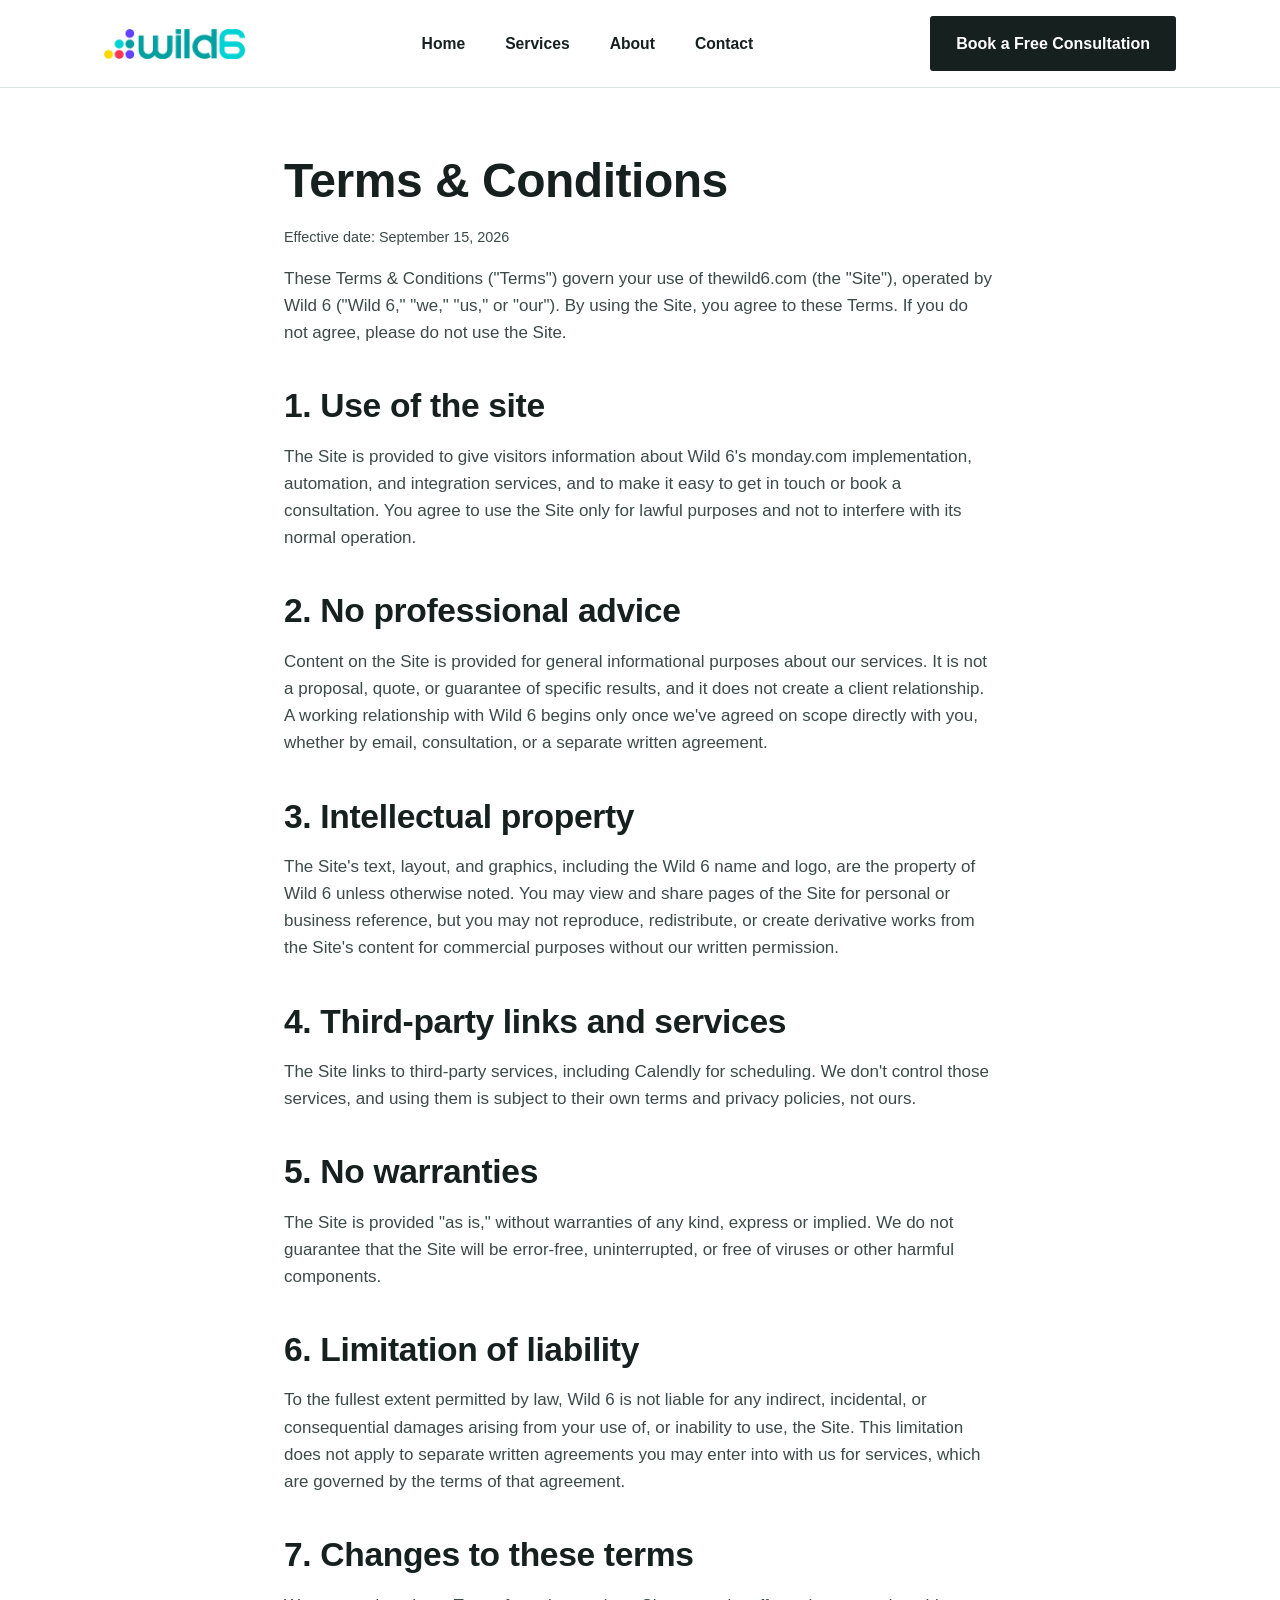
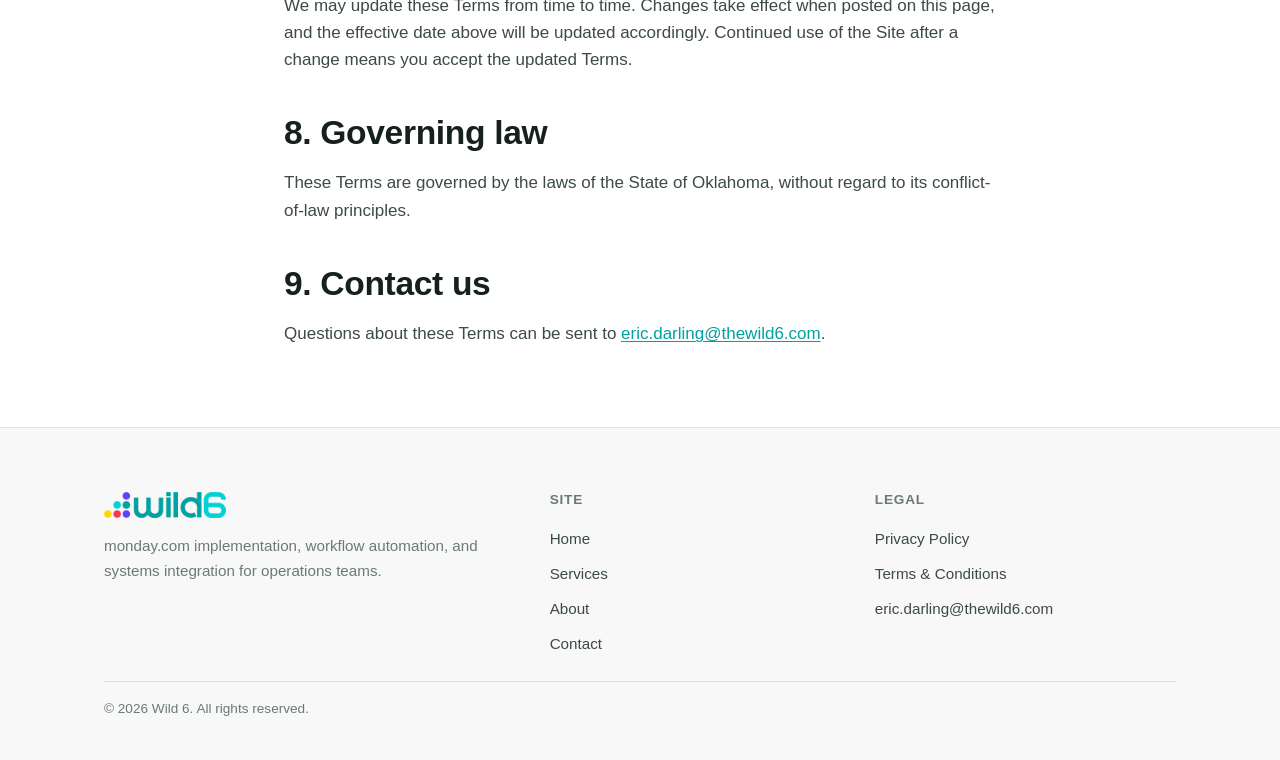
<file: terms-conditions.html>
<!doctype html>
<html lang="en">
<head>
<meta charset="utf-8">
<meta name="viewport" content="width=device-width, initial-scale=1">
<title>Terms &amp; Conditions | Wild 6</title>
<meta name="description" content="Terms and conditions for using the Wild 6 website, thewild6.com.">
<link rel="canonical" href="https://thewild6.com/terms-conditions.html">
<link rel="icon" href="/assets/icons/favicon.ico" sizes="any">
<link rel="icon" href="/assets/icons/icon-32.png" type="image/png" sizes="32x32">
<link rel="apple-touch-icon" href="/assets/icons/apple-touch-icon.png">
<link rel="stylesheet" href="/assets/css/style.css">
</head>
<body>

<header class="site-header">
  <div class="container">
    <a class="brand" href="/" aria-label="Wild 6 home">
      <img src="/images/wild6-logo-small.png" alt="Wild 6">
    </a>
    <button class="nav-toggle" aria-expanded="false" aria-controls="site-nav">Menu</button>
    <nav class="site-nav" id="site-nav">
      <ul>
        <li><a href="/">Home</a></li>
        <li><a href="/services.html">Services</a></li>
        <li><a href="/about.html">About</a></li>
        <li><a href="/contact.html">Contact</a></li>
      </ul>
    </nav>
    <div class="header-cta">
      <a class="btn btn-primary" href="https://calendly.com/thewild6">Book a Free Consultation</a>
    </div>
  </div>
</header>

<main>
  <section class="section">
    <div class="container legal" style="max-width: 760px;">
      <h1>Terms &amp; Conditions</h1>
      <p class="updated-note">Effective date: September 15, 2026</p>

      <p>These Terms &amp; Conditions ("Terms") govern your use of thewild6.com (the "Site"), operated by Wild 6 ("Wild 6," "we," "us," or "our"). By using the Site, you agree to these Terms. If you do not agree, please do not use the Site.</p>

      <h2>1. Use of the site</h2>
      <p>The Site is provided to give visitors information about Wild 6's monday.com implementation, automation, and integration services, and to make it easy to get in touch or book a consultation. You agree to use the Site only for lawful purposes and not to interfere with its normal operation.</p>

      <h2>2. No professional advice</h2>
      <p>Content on the Site is provided for general informational purposes about our services. It is not a proposal, quote, or guarantee of specific results, and it does not create a client relationship. A working relationship with Wild 6 begins only once we've agreed on scope directly with you, whether by email, consultation, or a separate written agreement.</p>

      <h2>3. Intellectual property</h2>
      <p>The Site's text, layout, and graphics, including the Wild 6 name and logo, are the property of Wild 6 unless otherwise noted. You may view and share pages of the Site for personal or business reference, but you may not reproduce, redistribute, or create derivative works from the Site's content for commercial purposes without our written permission.</p>

      <h2>4. Third-party links and services</h2>
      <p>The Site links to third-party services, including Calendly for scheduling. We don't control those services, and using them is subject to their own terms and privacy policies, not ours.</p>

      <h2>5. No warranties</h2>
      <p>The Site is provided "as is," without warranties of any kind, express or implied. We do not guarantee that the Site will be error-free, uninterrupted, or free of viruses or other harmful components.</p>

      <h2>6. Limitation of liability</h2>
      <p>To the fullest extent permitted by law, Wild 6 is not liable for any indirect, incidental, or consequential damages arising from your use of, or inability to use, the Site. This limitation does not apply to separate written agreements you may enter into with us for services, which are governed by the terms of that agreement.</p>

      <h2>7. Changes to these terms</h2>
      <p>We may update these Terms from time to time. Changes take effect when posted on this page, and the effective date above will be updated accordingly. Continued use of the Site after a change means you accept the updated Terms.</p>

      <h2>8. Governing law</h2>
      <p>These Terms are governed by the laws of the State of Oklahoma, without regard to its conflict-of-law principles.</p>

      <h2>9. Contact us</h2>
      <p>Questions about these Terms can be sent to <a href="mailto:eric.darling@thewild6.com">eric.darling@thewild6.com</a>.</p>
    </div>
  </section>
</main>

<footer class="site-footer">
  <div class="container">
    <div class="footer-grid">
      <div>
        <img src="/images/wild6-logo-small.png" alt="Wild 6">
        <p>monday.com implementation, workflow automation, and systems integration for operations teams.</p>
      </div>
      <div>
        <h4>Site</h4>
        <ul>
          <li><a href="/">Home</a></li>
          <li><a href="/services.html">Services</a></li>
          <li><a href="/about.html">About</a></li>
          <li><a href="/contact.html">Contact</a></li>
        </ul>
      </div>
      <div>
        <h4>Legal</h4>
        <ul>
          <li><a href="/privacy-policy.html">Privacy Policy</a></li>
          <li><a href="/terms-conditions.html">Terms &amp; Conditions</a></li>
          <li><a href="mailto:eric.darling@thewild6.com">eric.darling@thewild6.com</a></li>
        </ul>
      </div>
    </div>
    <div class="footer-bottom">
      &copy; 2026 Wild 6. All rights reserved.
    </div>
  </div>
</footer>

<script src="/assets/js/main.js"></script>
</body>
</html>
</file>
<file: assets/css/style.css>
/* Wild 6 -- site stylesheet
   Design system: flat brand colors sampled from the Wild 6 logo, no gradients,
   no pill buttons, system font stack, minimal motion. */

:root {
  --color-ink: #16211f;
  --color-body: #3c4a48;
  --color-muted: #6b7a78;
  --color-border: #dde3e1;
  --color-surface: #ffffff;
  --color-bg: #f7f8f7;
  --color-bg-alt: #eef2f1;

  --color-teal-dark: #01a1a1;
  --color-teal: #01d3d4;
  --color-indigo: #6343ff;
  --color-yellow: #ffd800;
  --color-coral: #f93752;

  --color-focus: #6343ff;

  --radius-sm: 3px;
  --radius-md: 6px;

  --max-width: 1120px;
  --space-1: 0.5rem;
  --space-2: 1rem;
  --space-3: 1.5rem;
  --space-4: 2.5rem;
  --space-5: 4rem;
  --space-6: 6rem;

  --font-body: -apple-system, BlinkMacSystemFont, "Segoe UI", Roboto, Helvetica, Arial, sans-serif;
}

* {
  box-sizing: border-box;
}

html {
  -webkit-text-size-adjust: 100%;
}

body {
  margin: 0;
  font-family: var(--font-body);
  color: var(--color-body);
  background: var(--color-surface);
  line-height: 1.6;
  font-size: 17px;
}

img {
  max-width: 100%;
  display: block;
}

a {
  color: var(--color-teal-dark);
  text-decoration: underline;
  text-decoration-thickness: 1px;
  text-underline-offset: 2px;
}

a:hover {
  color: var(--color-ink);
}

a:focus-visible,
button:focus-visible {
  outline: 2px solid var(--color-focus);
  outline-offset: 2px;
}

h1, h2, h3, h4 {
  color: var(--color-ink);
  line-height: 1.2;
  font-weight: 700;
  letter-spacing: -0.01em;
  margin: 0 0 var(--space-2);
}

h1 {
  font-size: clamp(2.1rem, 4vw, 3rem);
}

h2 {
  font-size: clamp(1.6rem, 3vw, 2.1rem);
}

h3 {
  font-size: 1.25rem;
}

p {
  margin: 0 0 var(--space-2);
}

.container {
  max-width: var(--max-width);
  margin: 0 auto;
  padding: 0 var(--space-3);
}

.section {
  padding: var(--space-5) 0;
}

.section--alt {
  background: var(--color-bg);
}

.section--tight {
  padding: var(--space-4) 0;
}

.eyebrow {
  display: inline-block;
  font-size: 0.8rem;
  font-weight: 700;
  letter-spacing: 0.08em;
  text-transform: uppercase;
  color: var(--color-teal-dark);
  margin-bottom: var(--space-2);
}

.lede {
  font-size: 1.15rem;
  color: var(--color-muted);
  max-width: 60ch;
}

/* Buttons: rectangular, no pill radius */
.btn {
  display: inline-block;
  font-weight: 600;
  font-size: 1rem;
  padding: 0.8rem 1.5rem;
  border-radius: var(--radius-sm);
  text-decoration: none;
  border: 2px solid transparent;
  cursor: pointer;
  transition: background-color 150ms ease, color 150ms ease, border-color 150ms ease;
}

.btn-primary {
  background: var(--color-ink);
  color: #ffffff;
  border-color: var(--color-ink);
}

.btn-primary:hover {
  background: var(--color-teal-dark);
  border-color: var(--color-teal-dark);
  color: #ffffff;
}

.btn-secondary {
  background: transparent;
  color: var(--color-ink);
  border-color: var(--color-border);
}

.btn-secondary:hover {
  border-color: var(--color-ink);
  color: var(--color-ink);
}

.btn-row {
  display: flex;
  flex-wrap: wrap;
  gap: var(--space-2);
  align-items: center;
}

/* Header */
.site-header {
  border-bottom: 1px solid var(--color-border);
  background: var(--color-surface);
}

.site-header .container {
  display: flex;
  align-items: center;
  justify-content: space-between;
  padding-top: var(--space-2);
  padding-bottom: var(--space-2);
}

.brand {
  display: flex;
  align-items: center;
}

.brand img {
  height: 30px;
  width: auto;
}

.nav-toggle {
  display: none;
  background: none;
  border: 1px solid var(--color-border);
  border-radius: var(--radius-sm);
  padding: 0.5rem 0.7rem;
  font-size: 1rem;
  cursor: pointer;
}

.site-nav ul {
  display: flex;
  gap: var(--space-4);
  list-style: none;
  margin: 0;
  padding: 0;
}

.site-nav a {
  color: var(--color-ink);
  text-decoration: none;
  font-weight: 600;
  font-size: 0.98rem;
}

.site-nav a:hover {
  color: var(--color-teal-dark);
}

.site-nav a[aria-current="page"] {
  color: var(--color-teal-dark);
}

.header-cta {
  display: flex;
  align-items: center;
  gap: var(--space-4);
}

@media (max-width: 780px) {
  .nav-toggle {
    display: inline-block;
  }

  .header-cta .btn {
    display: none;
  }

  .site-nav {
    display: none;
    width: 100%;
    order: 3;
    border-top: 1px solid var(--color-border);
    margin-top: var(--space-2);
    padding-top: var(--space-2);
  }

  .site-header .container {
    flex-wrap: wrap;
  }

  .site-nav.is-open {
    display: block;
  }

  .site-nav ul {
    flex-direction: column;
    gap: var(--space-2);
  }
}

/* Hero */
.hero {
  padding: var(--space-6) 0 var(--space-5);
}

.hero .container {
  display: grid;
  grid-template-columns: minmax(0, 1.15fr) minmax(0, 0.85fr);
  gap: var(--space-5);
  align-items: center;
}

.hero h1 {
  margin-bottom: var(--space-3);
}

.hero p.lede {
  max-width: 52ch;
  margin-bottom: var(--space-4);
}

.dot-mark {
  display: flex;
  gap: 0.4rem;
  margin-bottom: var(--space-3);
}

.dot-mark span {
  width: 12px;
  height: 12px;
  border-radius: 50%;
  display: inline-block;
}

.dot-mark span:nth-child(1) { background: var(--color-yellow); }
.dot-mark span:nth-child(2) { background: var(--color-teal); }
.dot-mark span:nth-child(3) { background: var(--color-indigo); }
.dot-mark span:nth-child(4) { background: var(--color-coral); }

.hero-panel {
  border: 1px solid var(--color-border);
  border-radius: var(--radius-md);
  background: var(--color-bg);
  padding: var(--space-4);
}

.hero-panel h3 {
  margin-bottom: var(--space-2);
}

.hero-panel ul {
  margin: 0;
  padding-left: 1.1rem;
}

.hero-panel li {
  margin-bottom: 0.6rem;
}

@media (max-width: 900px) {
  .hero .container {
    grid-template-columns: 1fr;
  }
}

/* Partner strip */
.partner-strip {
  border-top: 1px solid var(--color-border);
  border-bottom: 1px solid var(--color-border);
  background: var(--color-bg-alt);
}

.partner-strip .container {
  display: flex;
  align-items: center;
  justify-content: space-between;
  gap: var(--space-3);
  flex-wrap: wrap;
  padding-top: var(--space-2);
  padding-bottom: var(--space-2);
}

.partner-strip img {
  height: 36px;
  width: auto;
}

.partner-strip p {
  margin: 0;
  color: var(--color-muted);
  font-size: 0.95rem;
}

/* Grids */
.grid {
  display: grid;
  gap: var(--space-3);
}

.grid--3 {
  grid-template-columns: repeat(3, 1fr);
}

.grid--2 {
  grid-template-columns: repeat(2, 1fr);
}

@media (max-width: 900px) {
  .grid--3 {
    grid-template-columns: repeat(2, 1fr);
  }
}

@media (max-width: 640px) {
  .grid--3,
  .grid--2 {
    grid-template-columns: 1fr;
  }
}

.card {
  border: 1px solid var(--color-border);
  border-radius: var(--radius-md);
  padding: var(--space-3);
  background: var(--color-surface);
}

.card .icon {
  color: var(--color-teal-dark);
  margin-bottom: var(--space-2);
}

.card h3 {
  margin-bottom: 0.5rem;
}

.card p {
  color: var(--color-muted);
  margin-bottom: 0;
}

.card a.card-link {
  display: inline-block;
  margin-top: var(--space-2);
  font-weight: 600;
  font-size: 0.95rem;
}

/* Process steps */
.steps {
  counter-reset: step;
  display: grid;
  grid-template-columns: repeat(4, 1fr);
  gap: var(--space-3);
}

@media (max-width: 900px) {
  .steps {
    grid-template-columns: repeat(2, 1fr);
  }
}

@media (max-width: 560px) {
  .steps {
    grid-template-columns: 1fr;
  }
}

.step {
  border-top: 3px solid var(--color-teal-dark);
  padding-top: var(--space-2);
}

.step .step-number {
  counter-increment: step;
  font-size: 0.85rem;
  font-weight: 700;
  color: var(--color-teal-dark);
  letter-spacing: 0.06em;
}

.step .step-number::before {
  content: "0" counter(step);
  margin-right: 0.4rem;
}

/* Testimonials */
.testimonial {
  border: 1px solid var(--color-border);
  border-radius: var(--radius-md);
  padding: var(--space-3);
  background: var(--color-bg);
}

.testimonial blockquote {
  margin: 0 0 var(--space-2);
  font-size: 1.05rem;
  color: var(--color-ink);
}

.testimonial cite {
  font-style: normal;
  font-weight: 600;
  color: var(--color-muted);
  font-size: 0.9rem;
  display: block;
}

/* About / team */
.person {
  display: flex;
  gap: var(--space-3);
  align-items: flex-start;
}

.person img {
  width: 96px;
  height: 96px;
  border-radius: 50%;
  object-fit: cover;
  flex: none;
  border: 1px solid var(--color-border);
}

.person h3 {
  margin-bottom: 0.2rem;
}

.person .role {
  color: var(--color-teal-dark);
  font-weight: 600;
  font-size: 0.9rem;
  margin-bottom: 0.6rem;
  display: block;
}

.cert-list {
  list-style: none;
  margin: var(--space-3) 0 0;
  padding: 0;
  display: grid;
  gap: 0.6rem;
}

.cert-list li {
  border: 1px solid var(--color-border);
  border-radius: var(--radius-sm);
  padding: 0.7rem 1rem;
  font-size: 0.95rem;
  color: var(--color-body);
}

/* CTA band */
.cta-band {
  background: var(--color-ink);
  color: #ffffff;
  border-radius: var(--radius-md);
  padding: var(--space-4);
  text-align: center;
}

.cta-band h2 {
  color: #ffffff;
}

.cta-band p {
  color: #c9d3d1;
  max-width: 55ch;
  margin: 0 auto var(--space-3);
}

.cta-band .btn-secondary {
  background: transparent;
  color: #ffffff;
  border-color: #4a5957;
}

.cta-band .btn-secondary:hover {
  border-color: #ffffff;
}

/* Contact page */
.contact-grid {
  display: grid;
  grid-template-columns: repeat(2, 1fr);
  gap: var(--space-3);
}

@media (max-width: 700px) {
  .contact-grid {
    grid-template-columns: 1fr;
  }
}

.contact-card {
  border: 1px solid var(--color-border);
  border-radius: var(--radius-md);
  padding: var(--space-4);
}

.contact-card h3 {
  margin-bottom: 0.4rem;
}

.contact-card p {
  color: var(--color-muted);
}

/* Legal pages */
.legal h2 {
  margin-top: var(--space-4);
}

.legal ul {
  padding-left: 1.2rem;
}

.legal p, .legal li {
  color: var(--color-body);
}

.updated-note {
  color: var(--color-muted);
  font-size: 0.9rem;
}

/* Footer */
.site-footer {
  border-top: 1px solid var(--color-border);
  background: var(--color-bg);
}

.footer-grid {
  display: grid;
  grid-template-columns: 1.4fr 1fr 1fr;
  gap: var(--space-3);
  padding: var(--space-5) 0 var(--space-3);
}

@media (max-width: 700px) {
  .footer-grid {
    grid-template-columns: 1fr;
  }
}

.footer-grid img {
  height: 26px;
  width: auto;
  margin-bottom: var(--space-2);
}

.footer-grid p {
  color: var(--color-muted);
  font-size: 0.95rem;
}

.footer-grid h4 {
  font-size: 0.85rem;
  text-transform: uppercase;
  letter-spacing: 0.06em;
  color: var(--color-muted);
  margin-bottom: var(--space-2);
}

.footer-grid ul {
  list-style: none;
  margin: 0;
  padding: 0;
  display: grid;
  gap: 0.5rem;
}

.footer-grid a {
  color: var(--color-body);
  text-decoration: none;
  font-size: 0.95rem;
}

.footer-grid a:hover {
  color: var(--color-teal-dark);
}

.footer-bottom {
  border-top: 1px solid var(--color-border);
  padding: var(--space-2) 0 var(--space-4);
  color: var(--color-muted);
  font-size: 0.85rem;
}

@media (prefers-reduced-motion: reduce) {
  * {
    transition: none !important;
  }
}
</file>
